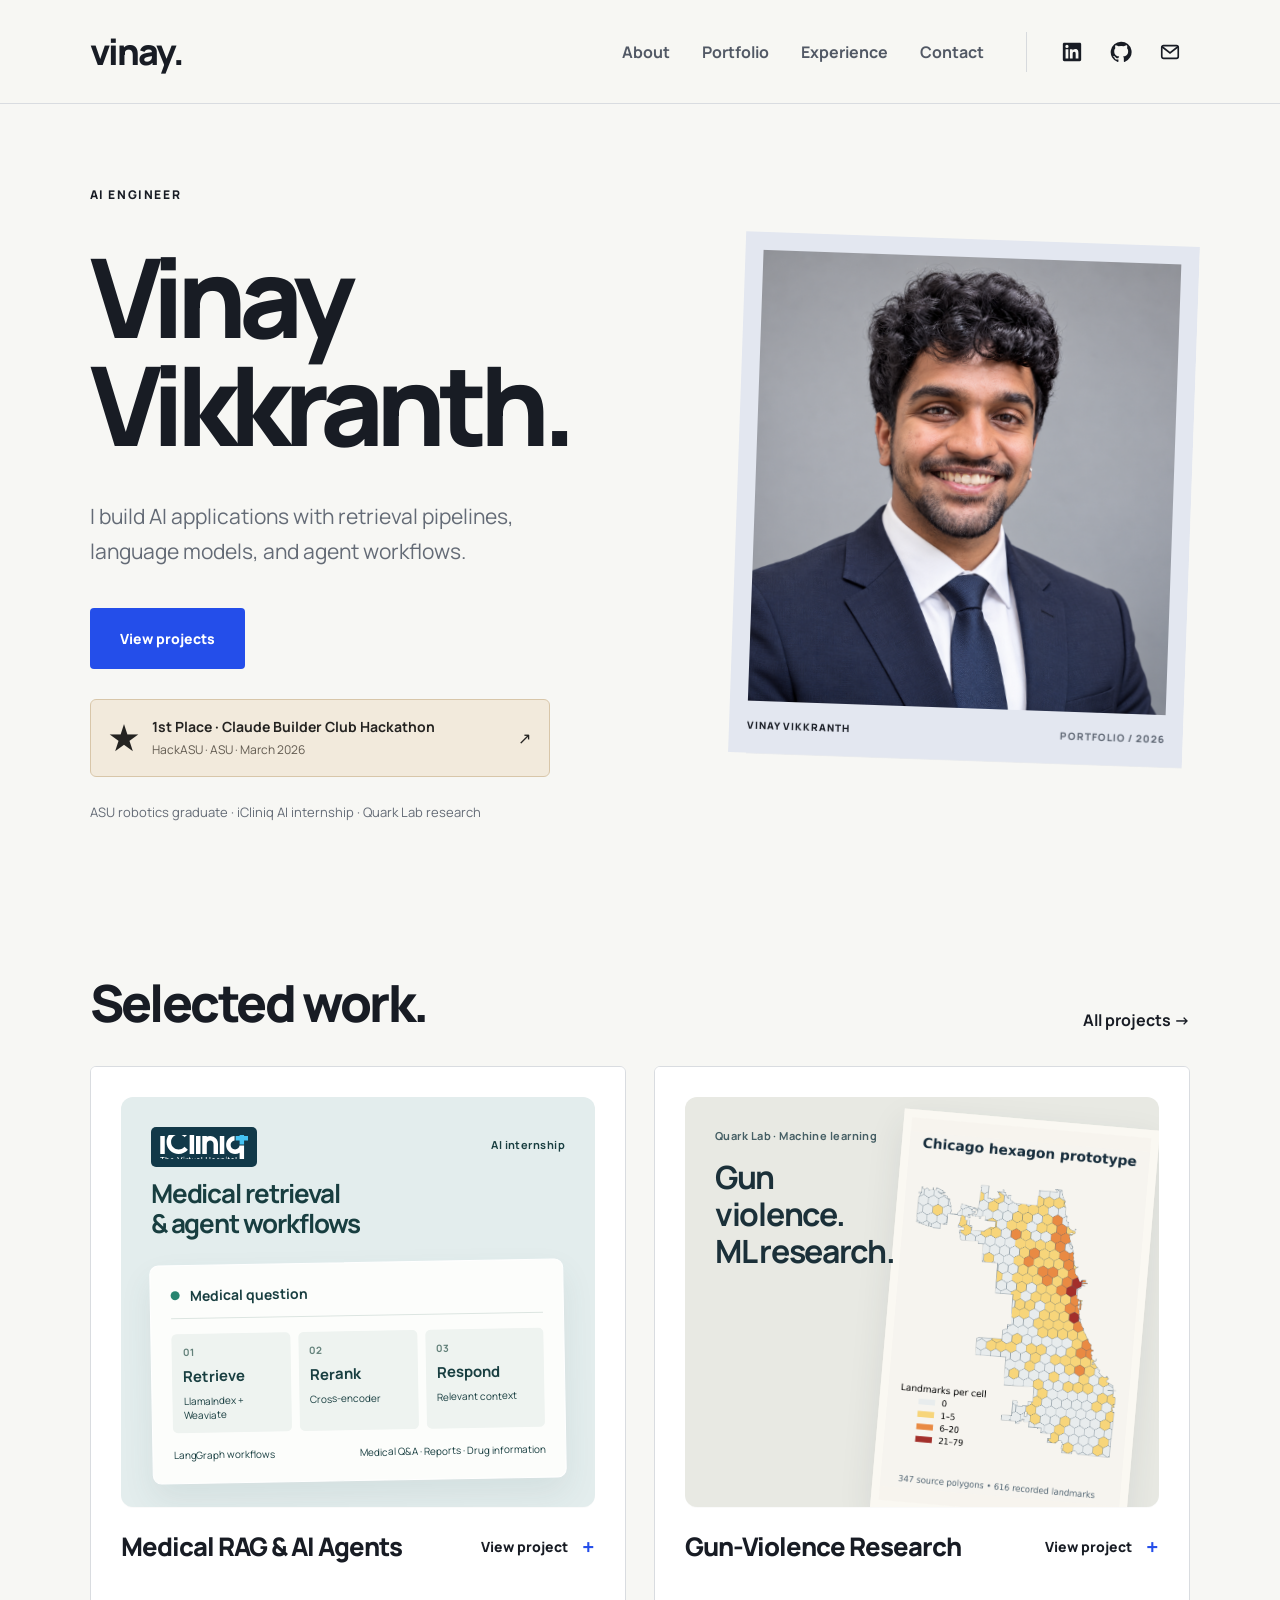
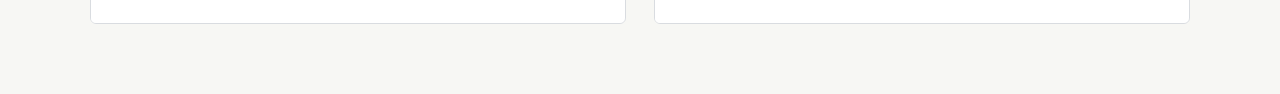
<file: index.html>
<!doctype html>
<html lang="en"><head><meta charset="UTF-8"><meta name="viewport" content="width=device-width, initial-scale=1"><meta name="description" content="Vinay Vikkranth — AI engineer. Explore medical RAG, AI agent workflows, and applied machine-learning projects."><meta name="theme-color" content="#f2f0e9"><title>AI engineering — Vinay Vikkranth</title><link rel="icon" href="assets/favicon.svg" type="image/svg+xml"><link rel="stylesheet" href="style.css"><script src="app.js" defer></script></head>
<body class="page-index"><div class="arrival" aria-hidden="true"><span class="arrival-word">Vinay.</span><span class="arrival-label">VINAY VIKKRANTH / PORTFOLIO</span></div><a class="skip" href="#main">Skip to content</a><header class="site-header"><a class="wordmark" href="index.html" aria-label="Vinay home">vinay.</a><nav aria-label="Main navigation"><a href="about.html">About</a><a href="portfolio.html">Portfolio</a><a href="experience.html">Experience</a><a href="contact.html">Contact</a></nav><div class="social-nav"><a href="https://www.linkedin.com/in/vinay-vikkranth/" aria-label="LinkedIn profile" title="LinkedIn" target="_blank" rel="noopener noreferrer"><svg viewBox="0 0 24 24" aria-hidden="true"><path fill="currentColor" d="M20.45 2H3.55C2.69 2 2 2.68 2 3.52v16.96c0 .84.69 1.52 1.55 1.52h16.9c.86 0 1.55-.68 1.55-1.52V3.52c0-.84-.69-1.52-1.55-1.52ZM8 19H5V9h3v10ZM6.5 7.7a1.75 1.75 0 1 1 0-3.5 1.75 1.75 0 0 1 0 3.5ZM19 19h-3v-5c0-1.3-.3-2.2-1.5-2.2-1.3 0-1.8 1-1.8 2.2v5h-3V9h2.9v1.4c.4-.8 1.4-1.7 2.9-1.7 3 0 3.5 1.9 3.5 4.3v6Z"/></svg></a><a href="https://github.com/Vinay-Vikkranth" aria-label="GitHub profile" title="GitHub" target="_blank" rel="noopener noreferrer"><svg viewBox="0 0 24 24" aria-hidden="true"><path fill="currentColor" d="M12 .8a11.3 11.3 0 0 0-3.6 22c.6.1.8-.2.8-.5v-2.2c-3.3.7-4-1.4-4-1.4-.5-1.3-1.3-1.6-1.3-1.6-1.1-.8.1-.8.1-.8 1.2.1 1.8 1.2 1.8 1.2 1.1 1.8 2.8 1.3 3.5 1 .1-.8.4-1.3.8-1.6-2.7-.3-5.5-1.3-5.5-6a4.7 4.7 0 0 1 1.2-3.1c-.1-.3-.5-1.6.1-3.2 0 0 1-.3 3.3 1.2a11.4 11.4 0 0 1 6 0c2.3-1.5 3.3-1.2 3.3-1.2.6 1.6.2 2.9.1 3.2a4.7 4.7 0 0 1 1.2 3.1c0 4.7-2.8 5.7-5.5 6 .4.4.8 1.1.8 2.2v3.2c0 .3.2.6.8.5A11.3 11.3 0 0 0 12 .8Z"/></svg></a><a href="contact.html#email" aria-label="Email Vinay" title="Email Vinay"><svg viewBox="0 0 24 24" fill="none" stroke="currentColor" stroke-width="1.8" aria-hidden="true"><rect x="3" y="5" width="18" height="14" rx="2"/><path d="m3 6 9 7 9-7"/></svg></a></div></header><main id="main" tabindex="-1"><section id="home" class="profile-hero"><div class="profile-copy"><p class="eyebrow">AI ENGINEER</p><h1><span class="name-line">Vinay</span><span class="name-line">Vikkranth.</span></h1><p class="profile-description">I build AI applications with retrieval pipelines, language models, and agent workflows.</p><div class="profile-links"><a href="portfolio.html" class="primary-action">View projects</a></div><a class="award-highlight" href="about.html#hackasu-award"><span class="award-place" aria-hidden="true">★</span><span><strong>1st Place · Claude Builder Club Hackathon</strong><small>HackASU · ASU · March 2026</small></span><span aria-hidden="true">↗</span></a><span class="profile-location">ASU robotics graduate · iCliniq AI internship · Quark Lab research</span></div><figure class="profile-photo"><img src="assets/portrait.png" alt="Professional headshot of Vinay Vikkranth in a navy suit" fetchpriority="high"><figcaption>VINAY VIKKRANTH <span>PORTFOLIO / 2026</span></figcaption></figure></section><section class="section home-preview"><div class="section-title"><h2>Selected work.</h2><a class="text-link" href="portfolio.html">All projects →</a></div><div class="project-grid"><a class="project" href="portfolio.html?project=medical"><div class="project-cover evidence-cover medical-art"><div class="cover-heading"><img class="icliniq-logo" src="assets/logos/icliniq.svg" alt="iCliniq"><span>AI internship</span><strong>Medical retrieval<br>&amp; agent workflows</strong></div><div class="rag-board"><div class="rag-question"><span class="status-dot"></span> Medical question</div><div class="rag-steps"><div><b>01</b><strong>Retrieve</strong><span>LlamaIndex + Weaviate</span></div><div><b>02</b><strong>Rerank</strong><span>Cross-encoder</span></div><div><b>03</b><strong>Respond</strong><span>Relevant context</span></div></div><div class="rag-output"><span>LangGraph workflows</span><span>Medical Q&amp;A · Reports · Drug information</span></div></div></div><div class="project-info"><h3>Medical RAG &amp; AI Agents</h3><span class="open-project">View project <b>+</b></span></div></a><a class="project" href="portfolio.html?project=cities"><div class="project-cover evidence-cover gun-art"><div class="cover-heading"><span>Quark Lab · Machine learning</span><strong>Gun violence.<br>ML research.</strong></div><div class="hexagon-sheet"><img src="assets/gun-hexagon-map.png" alt="Chicago hexagon prototype showing landmarks per cell" loading="lazy"></div></div><div class="project-info"><h3>Gun-Violence Research</h3><span class="open-project">View project <b>+</b></span></div></a></div></section></main><dialog id="photo-dialog" aria-labelledby="photo-caption"><button class="close-photo" aria-label="Close photo">Close ×</button><figure><img alt=""><figcaption id="photo-caption"></figcaption></figure></dialog><dialog id="project-dialog" aria-labelledby="dialog-title"><button class="close-dialog" aria-label="Close project details">Close <span>×</span></button><div id="dialog-content"></div></dialog></body></html>
</file>
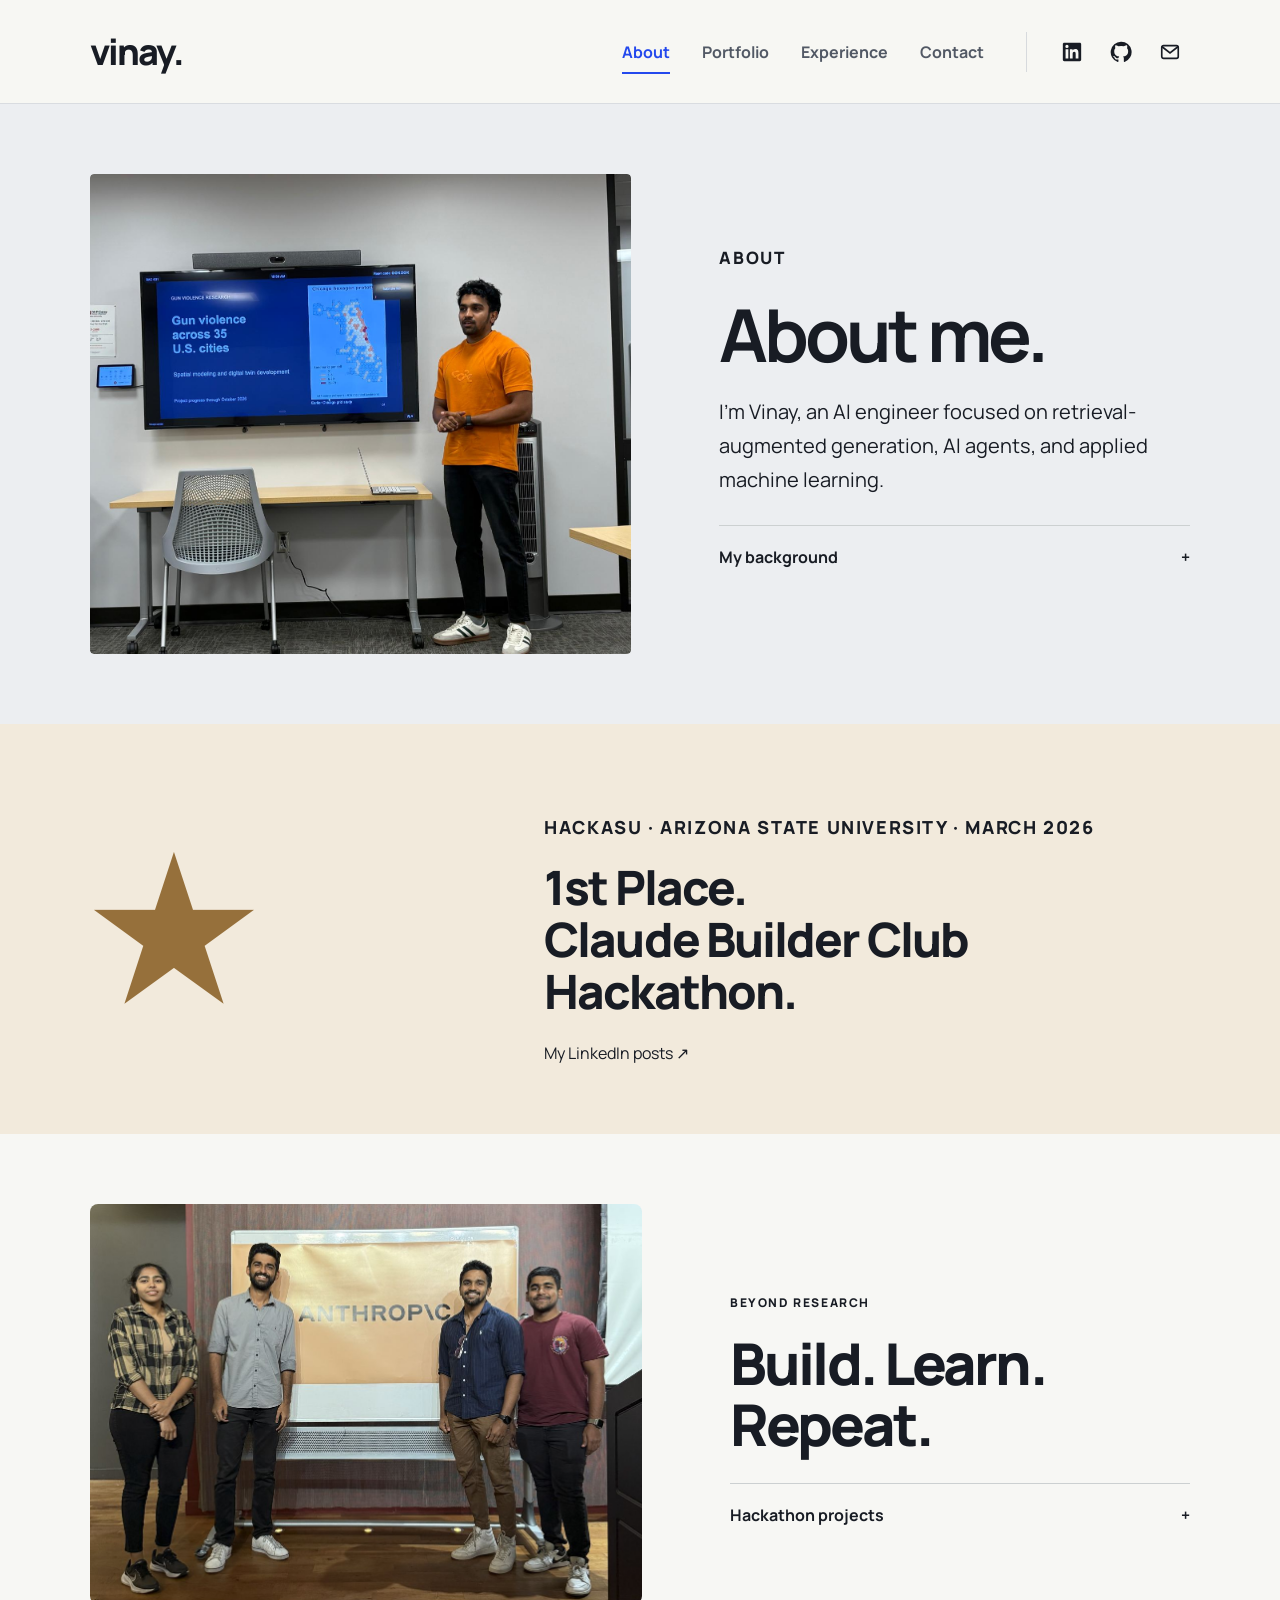
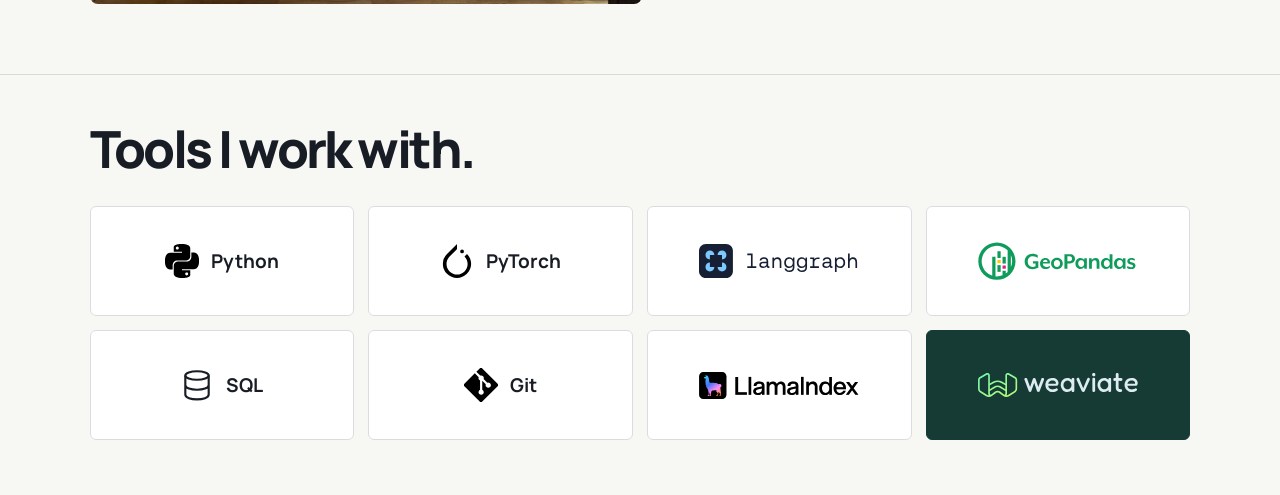
<file: about.html>
<!doctype html>
<html lang="en"><head><meta charset="UTF-8"><meta name="viewport" content="width=device-width, initial-scale=1"><meta name="description" content="Vinay Vikkranth — AI engineer. Explore medical RAG, AI agent workflows, and applied machine-learning projects."><meta name="theme-color" content="#f2f0e9"><title>About — Vinay Vikkranth</title><link rel="icon" href="assets/favicon.svg" type="image/svg+xml"><link rel="stylesheet" href="style.css"><script src="app.js" defer></script></head>
<body class="page-about"><a class="skip" href="#main">Skip to content</a><header class="site-header"><a class="wordmark" href="index.html" aria-label="Vinay home">vinay.</a><nav aria-label="Main navigation"><a href="about.html" aria-current="page">About</a><a href="portfolio.html">Portfolio</a><a href="experience.html">Experience</a><a href="contact.html">Contact</a></nav><div class="social-nav"><a href="https://www.linkedin.com/in/vinay-vikkranth/" aria-label="LinkedIn profile" title="LinkedIn" target="_blank" rel="noopener noreferrer"><svg viewBox="0 0 24 24" aria-hidden="true"><path fill="currentColor" d="M20.45 2H3.55C2.69 2 2 2.68 2 3.52v16.96c0 .84.69 1.52 1.55 1.52h16.9c.86 0 1.55-.68 1.55-1.52V3.52c0-.84-.69-1.52-1.55-1.52ZM8 19H5V9h3v10ZM6.5 7.7a1.75 1.75 0 1 1 0-3.5 1.75 1.75 0 0 1 0 3.5ZM19 19h-3v-5c0-1.3-.3-2.2-1.5-2.2-1.3 0-1.8 1-1.8 2.2v5h-3V9h2.9v1.4c.4-.8 1.4-1.7 2.9-1.7 3 0 3.5 1.9 3.5 4.3v6Z"/></svg></a><a href="https://github.com/Vinay-Vikkranth" aria-label="GitHub profile" title="GitHub" target="_blank" rel="noopener noreferrer"><svg viewBox="0 0 24 24" aria-hidden="true"><path fill="currentColor" d="M12 .8a11.3 11.3 0 0 0-3.6 22c.6.1.8-.2.8-.5v-2.2c-3.3.7-4-1.4-4-1.4-.5-1.3-1.3-1.6-1.3-1.6-1.1-.8.1-.8.1-.8 1.2.1 1.8 1.2 1.8 1.2 1.1 1.8 2.8 1.3 3.5 1 .1-.8.4-1.3.8-1.6-2.7-.3-5.5-1.3-5.5-6a4.7 4.7 0 0 1 1.2-3.1c-.1-.3-.5-1.6.1-3.2 0 0 1-.3 3.3 1.2a11.4 11.4 0 0 1 6 0c2.3-1.5 3.3-1.2 3.3-1.2.6 1.6.2 2.9.1 3.2a4.7 4.7 0 0 1 1.2 3.1c0 4.7-2.8 5.7-5.5 6 .4.4.8 1.1.8 2.2v3.2c0 .3.2.6.8.5A11.3 11.3 0 0 0 12 .8Z"/></svg></a><a href="contact.html#email" aria-label="Email Vinay" title="Email Vinay"><svg viewBox="0 0 24 24" fill="none" stroke="currentColor" stroke-width="1.8" aria-hidden="true"><rect x="3" y="5" width="18" height="14" rx="2"/><path d="m3 6 9 7 9-7"/></svg></a></div></header><main id="main" tabindex="-1"><section id="about" class="section about editorial-about"><button class="photo-open about-scene" data-photo="assets/linkedin-post-1.jpg" data-caption="Presenting gun-violence research at Quark Lab" aria-label="Enlarge: Presenting gun-violence research at Quark Lab"><img src="assets/linkedin-post-1.jpg" alt="Presenting gun-violence research at Quark Lab" loading="lazy"></button><div class="about-story"><p class="eyebrow">ABOUT</p><h1>About me.</h1><p>I’m Vinay, an AI engineer focused on retrieval-augmented generation, AI agents, and applied machine learning.</p><details><summary>My background <span>+</span></summary><p>At iCliniq, I built medical retrieval pipelines and contributed LangGraph agent workflows. At ASU’s Quark Lab, I work with machine-learning models, feature engineering, and language-model pipelines for research.</p><button class="photo-open " data-photo="assets/linkedin-post-2.jpg" data-caption="Questions and discussion with the lab" aria-label="Enlarge: Questions and discussion with the lab"><img src="assets/linkedin-post-2.jpg" alt="Questions and discussion with the lab" loading="lazy"></button></details></div></section><section id="hackasu-award" class="section award-section"><div class="award-number" aria-hidden="true">★</div><div><p class="eyebrow">HACKASU · ARIZONA STATE UNIVERSITY · MARCH 2026</p><h2>1st Place.<br>Claude Builder Club Hackathon.</h2><a class="text-link" href="https://www.linkedin.com/in/vinay-vikkranth/recent-activity/all/" target="_blank" rel="noopener noreferrer">My LinkedIn posts ↗</a></div></section><section class="section build-story"><button class="photo-open hackathon-scene" data-photo="assets/linkedin-post-7.jpg" data-caption="ETHERFi Explorer · hackathon team" aria-label="Enlarge: ETHERFi Explorer · hackathon team"><img src="assets/linkedin-post-7.jpg" alt="ETHERFi Explorer · hackathon team" loading="lazy"></button><div><p class="eyebrow">BEYOND RESEARCH</p><h2>Build. Learn.<br>Repeat.</h2><details><summary>Hackathon projects <span>+</span></summary><p>ETHERFi Explorer and GrowForGood: opportunities to build with a team and explore new ideas.</p><button class="photo-open " data-photo="assets/linkedin-post-4.jpg" data-caption="GrowForGood · hackathon interface" aria-label="Enlarge: GrowForGood · hackathon interface"><img src="assets/linkedin-post-4.jpg" alt="GrowForGood · hackathon interface" loading="lazy"></button></details></div></section><section class="toolbox section"><div class="section-title"><h2>Tools I work with.</h2></div><div class="tool-grid"><div class="tool-item "><div class="tool-brand"><img src="assets/logos/python.svg" alt="" loading="lazy"><strong>Python</strong></div></div><div class="tool-item "><div class="tool-brand"><img src="assets/logos/pytorch.svg" alt="" loading="lazy"><strong>PyTorch</strong></div></div><div class="tool-item brand-lockup"><div class="tool-brand"><img src="assets/logos/langgraph-official.svg" alt="LangGraph" loading="lazy"></div></div><div class="tool-item brand-lockup"><div class="tool-brand"><img src="assets/logos/geopandas-official.svg" alt="GeoPandas" loading="lazy"></div></div><div class="tool-item "><div class="tool-brand"><img src="assets/logos/sql.svg" alt="" loading="lazy"><strong>SQL</strong></div></div><div class="tool-item "><div class="tool-brand"><img src="assets/logos/git.svg" alt="" loading="lazy"><strong>Git</strong></div></div><div class="tool-item brand-lockup"><div class="tool-brand"><img src="assets/logos/llamaindex.svg" alt="LlamaIndex" loading="lazy"></div></div><div class="tool-item brand-lockup"><div class="tool-brand"><img src="assets/logos/weaviate.svg" alt="Weaviate" loading="lazy"></div></div></div></section></main><dialog id="photo-dialog" aria-labelledby="photo-caption"><button class="close-photo" aria-label="Close photo">Close ×</button><figure><img alt=""><figcaption id="photo-caption"></figcaption></figure></dialog><dialog id="project-dialog" aria-labelledby="dialog-title"><button class="close-dialog" aria-label="Close project details">Close <span>×</span></button><div id="dialog-content"></div></dialog></body></html>
</file>
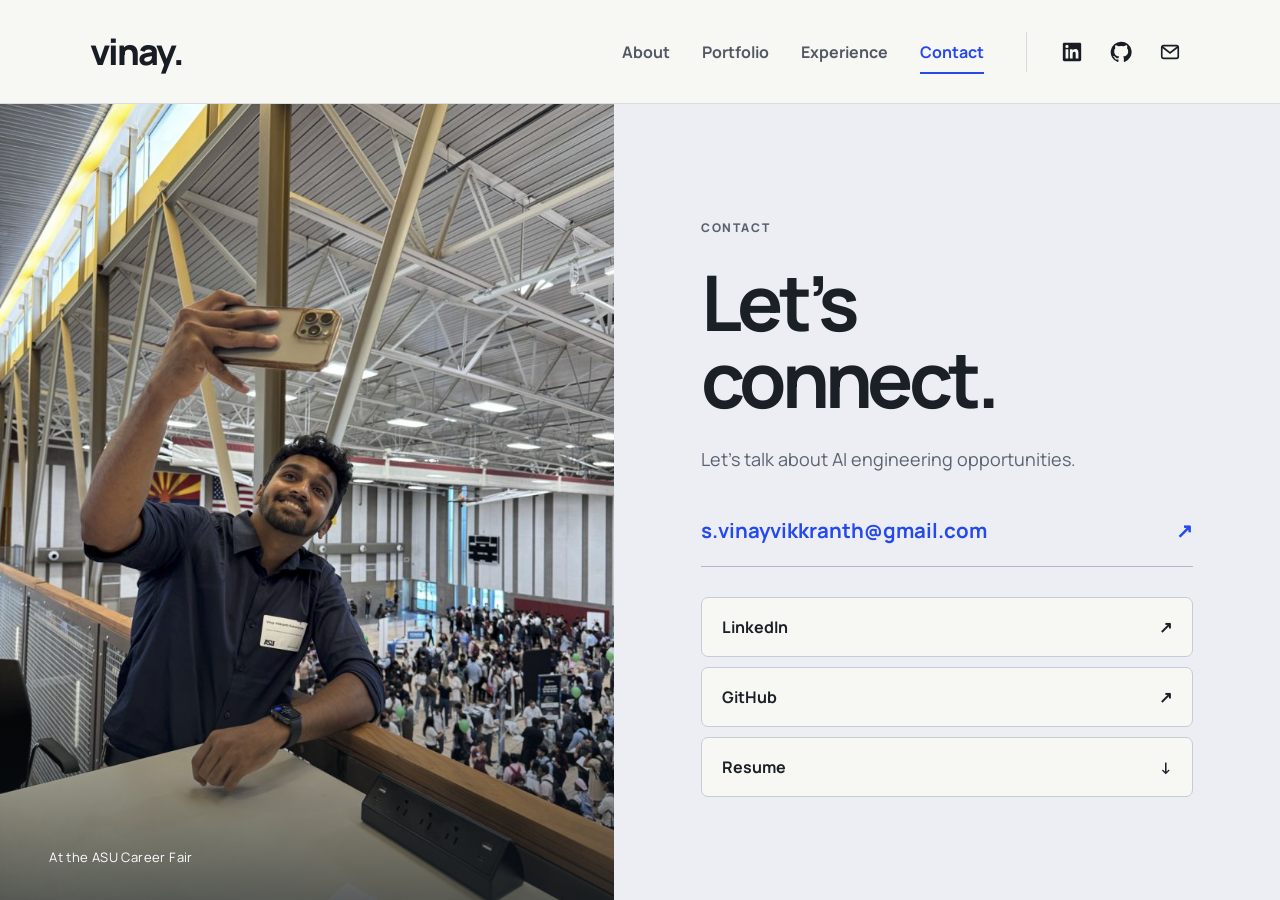
<file: contact.html>
<!doctype html>
<html lang="en"><head><meta charset="UTF-8"><meta name="viewport" content="width=device-width, initial-scale=1"><meta name="description" content="Vinay Vikkranth — AI engineer. Explore medical RAG, AI agent workflows, and applied machine-learning projects."><meta name="theme-color" content="#f2f0e9"><title>Contact — Vinay Vikkranth</title><link rel="icon" href="assets/favicon.svg" type="image/svg+xml"><link rel="stylesheet" href="style.css"><script src="app.js" defer></script></head>
<body class="page-contact"><a class="skip" href="#main">Skip to content</a><header class="site-header"><a class="wordmark" href="index.html" aria-label="Vinay home">vinay.</a><nav aria-label="Main navigation"><a href="about.html">About</a><a href="portfolio.html">Portfolio</a><a href="experience.html">Experience</a><a href="contact.html" aria-current="page">Contact</a></nav><div class="social-nav"><a href="https://www.linkedin.com/in/vinay-vikkranth/" aria-label="LinkedIn profile" title="LinkedIn" target="_blank" rel="noopener noreferrer"><svg viewBox="0 0 24 24" aria-hidden="true"><path fill="currentColor" d="M20.45 2H3.55C2.69 2 2 2.68 2 3.52v16.96c0 .84.69 1.52 1.55 1.52h16.9c.86 0 1.55-.68 1.55-1.52V3.52c0-.84-.69-1.52-1.55-1.52ZM8 19H5V9h3v10ZM6.5 7.7a1.75 1.75 0 1 1 0-3.5 1.75 1.75 0 0 1 0 3.5ZM19 19h-3v-5c0-1.3-.3-2.2-1.5-2.2-1.3 0-1.8 1-1.8 2.2v5h-3V9h2.9v1.4c.4-.8 1.4-1.7 2.9-1.7 3 0 3.5 1.9 3.5 4.3v6Z"/></svg></a><a href="https://github.com/Vinay-Vikkranth" aria-label="GitHub profile" title="GitHub" target="_blank" rel="noopener noreferrer"><svg viewBox="0 0 24 24" aria-hidden="true"><path fill="currentColor" d="M12 .8a11.3 11.3 0 0 0-3.6 22c.6.1.8-.2.8-.5v-2.2c-3.3.7-4-1.4-4-1.4-.5-1.3-1.3-1.6-1.3-1.6-1.1-.8.1-.8.1-.8 1.2.1 1.8 1.2 1.8 1.2 1.1 1.8 2.8 1.3 3.5 1 .1-.8.4-1.3.8-1.6-2.7-.3-5.5-1.3-5.5-6a4.7 4.7 0 0 1 1.2-3.1c-.1-.3-.5-1.6.1-3.2 0 0 1-.3 3.3 1.2a11.4 11.4 0 0 1 6 0c2.3-1.5 3.3-1.2 3.3-1.2.6 1.6.2 2.9.1 3.2a4.7 4.7 0 0 1 1.2 3.1c0 4.7-2.8 5.7-5.5 6 .4.4.8 1.1.8 2.2v3.2c0 .3.2.6.8.5A11.3 11.3 0 0 0 12 .8Z"/></svg></a><a href="contact.html#email" aria-label="Email Vinay" title="Email Vinay"><svg viewBox="0 0 24 24" fill="none" stroke="currentColor" stroke-width="1.8" aria-hidden="true"><rect x="3" y="5" width="18" height="14" rx="2"/><path d="m3 6 9 7 9-7"/></svg></a></div></header><main id="main" tabindex="-1"><section id="contact" class="contact-page contact-editorial"><div class="contact-photo-panel"><img src="assets/linkedin-post-8.jpg" alt="Vinay at the ASU Career Fair overlooking the event floor"><span>At the ASU Career Fair</span></div><div class="contact-content"><p class="eyebrow">CONTACT</p><h1>Let’s<br> connect.</h1><p class="contact-copy">Let’s talk about AI engineering opportunities.</p><a class="email-address" id="email" href="https://mail.google.com/mail/?view=cm&amp;fs=1&amp;to=s.vinayvikkranth%40gmail.com" target="_blank" rel="noopener noreferrer" aria-label="Email Vinay in Gmail">s.vinayvikkranth@gmail.com <span aria-hidden="true">↗</span></a><div class="contact-actions"><a href="https://www.linkedin.com/in/vinay-vikkranth/" target="_blank" rel="noopener noreferrer"><span>LinkedIn</span><span aria-hidden="true">↗</span></a><a href="https://github.com/Vinay-Vikkranth" target="_blank" rel="noopener noreferrer"><span>GitHub</span><span aria-hidden="true">↗</span></a><a href="assets/Vinay-Vikkranth-Resume.docx" download><span>Resume</span><span aria-hidden="true">↓</span></a></div></div></section></main><dialog id="photo-dialog" aria-labelledby="photo-caption"><button class="close-photo" aria-label="Close photo">Close ×</button><figure><img alt=""><figcaption id="photo-caption"></figcaption></figure></dialog><dialog id="project-dialog" aria-labelledby="dialog-title"><button class="close-dialog" aria-label="Close project details">Close <span>×</span></button><div id="dialog-content"></div></dialog></body></html>
</file>
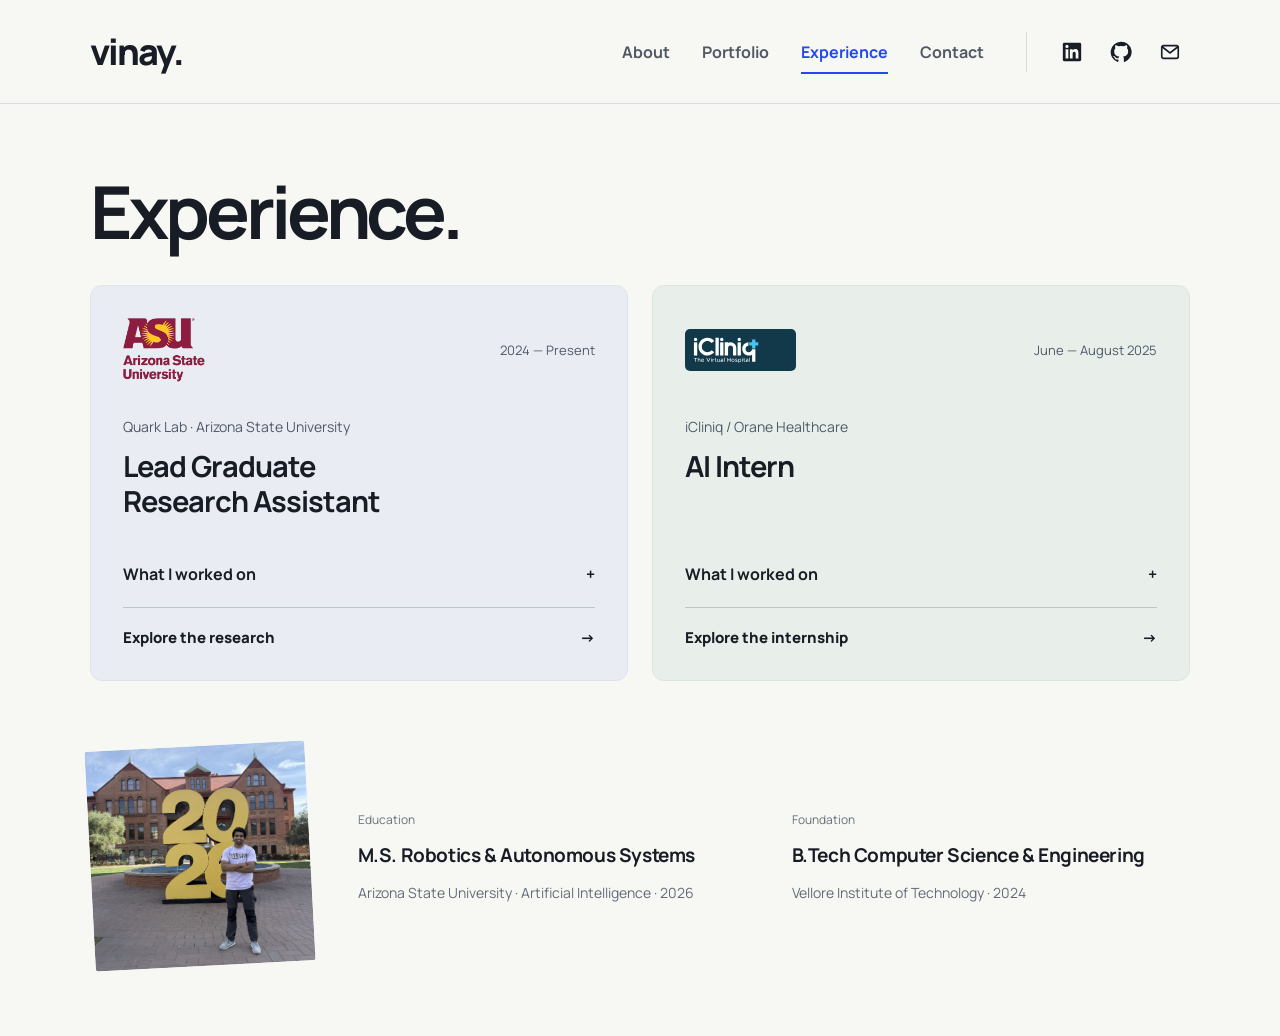
<file: experience.html>
<!doctype html>
<html lang="en"><head><meta charset="UTF-8"><meta name="viewport" content="width=device-width, initial-scale=1"><meta name="description" content="Vinay Vikkranth — AI engineer. Explore medical RAG, AI agent workflows, and applied machine-learning projects."><meta name="theme-color" content="#f2f0e9"><title>Experience — Vinay Vikkranth</title><link rel="icon" href="assets/favicon.svg" type="image/svg+xml"><link rel="stylesheet" href="style.css"><script src="app.js" defer></script></head>
<body class="page-experience"><a class="skip" href="#main">Skip to content</a><header class="site-header"><a class="wordmark" href="index.html" aria-label="Vinay home">vinay.</a><nav aria-label="Main navigation"><a href="about.html">About</a><a href="portfolio.html">Portfolio</a><a href="experience.html" aria-current="page">Experience</a><a href="contact.html">Contact</a></nav><div class="social-nav"><a href="https://www.linkedin.com/in/vinay-vikkranth/" aria-label="LinkedIn profile" title="LinkedIn" target="_blank" rel="noopener noreferrer"><svg viewBox="0 0 24 24" aria-hidden="true"><path fill="currentColor" d="M20.45 2H3.55C2.69 2 2 2.68 2 3.52v16.96c0 .84.69 1.52 1.55 1.52h16.9c.86 0 1.55-.68 1.55-1.52V3.52c0-.84-.69-1.52-1.55-1.52ZM8 19H5V9h3v10ZM6.5 7.7a1.75 1.75 0 1 1 0-3.5 1.75 1.75 0 0 1 0 3.5ZM19 19h-3v-5c0-1.3-.3-2.2-1.5-2.2-1.3 0-1.8 1-1.8 2.2v5h-3V9h2.9v1.4c.4-.8 1.4-1.7 2.9-1.7 3 0 3.5 1.9 3.5 4.3v6Z"/></svg></a><a href="https://github.com/Vinay-Vikkranth" aria-label="GitHub profile" title="GitHub" target="_blank" rel="noopener noreferrer"><svg viewBox="0 0 24 24" aria-hidden="true"><path fill="currentColor" d="M12 .8a11.3 11.3 0 0 0-3.6 22c.6.1.8-.2.8-.5v-2.2c-3.3.7-4-1.4-4-1.4-.5-1.3-1.3-1.6-1.3-1.6-1.1-.8.1-.8.1-.8 1.2.1 1.8 1.2 1.8 1.2 1.1 1.8 2.8 1.3 3.5 1 .1-.8.4-1.3.8-1.6-2.7-.3-5.5-1.3-5.5-6a4.7 4.7 0 0 1 1.2-3.1c-.1-.3-.5-1.6.1-3.2 0 0 1-.3 3.3 1.2a11.4 11.4 0 0 1 6 0c2.3-1.5 3.3-1.2 3.3-1.2.6 1.6.2 2.9.1 3.2a4.7 4.7 0 0 1 1.2 3.1c0 4.7-2.8 5.7-5.5 6 .4.4.8 1.1.8 2.2v3.2c0 .3.2.6.8.5A11.3 11.3 0 0 0 12 .8Z"/></svg></a><a href="contact.html#email" aria-label="Email Vinay" title="Email Vinay"><svg viewBox="0 0 24 24" fill="none" stroke="currentColor" stroke-width="1.8" aria-hidden="true"><rect x="3" y="5" width="18" height="14" rx="2"/><path d="m3 6 9 7 9-7"/></svg></a></div></header><main id="main" tabindex="-1"><section id="experience" class="experience section"><div class="section-title"><h1>Experience.</h1></div><div class="career-grid"><article class="career-card research-role"><div class="career-top"><img class="asu-logo" src="assets/logos/asu.png" alt="Arizona State University"><span class="career-date">2024 — Present</span></div><p class="career-org">Quark Lab · Arizona State University</p><h3>Lead Graduate<br>Research Assistant</h3><details class="role-details"><summary>What I worked on <span>+</span></summary><p>Machine-learning research spanning data preparation, feature engineering, model analysis, and LLM-based text processing.</p></details><a href="portfolio.html">Explore the research <span>→</span></a></article><article class="career-card internship-role"><div class="career-top"><img class="icliniq-logo" src="assets/logos/icliniq.svg" alt="iCliniq"><span class="career-date">June — August 2025</span></div><p class="career-org">iCliniq / Orane Healthcare</p><h3>AI Intern</h3><details class="role-details"><summary>What I worked on <span>+</span></summary><p>Medical retrieval, cross-encoder reranking, and shared agent workflows for healthcare information applications.</p></details><button class="career-project" data-open-project="medical">Explore the internship <span>→</span></button></article></div><div class="education-story"><button class="photo-open campus-photo" data-photo="assets/linkedin-post-3.jpg" data-caption="At Arizona State University" aria-label="Enlarge: At Arizona State University"><img src="assets/linkedin-post-3.jpg" alt="At Arizona State University" loading="lazy"></button><div class="education-row"><div><span class="education-label">Education</span><h3>M.S. Robotics &amp; Autonomous Systems</h3><p>Arizona State University · Artificial Intelligence · 2026</p></div><div><span class="education-label">Foundation</span><h3>B.Tech Computer Science &amp; Engineering</h3><p>Vellore Institute of Technology · 2024</p></div></div></div></section></main><dialog id="photo-dialog" aria-labelledby="photo-caption"><button class="close-photo" aria-label="Close photo">Close ×</button><figure><img alt=""><figcaption id="photo-caption"></figcaption></figure></dialog><dialog id="project-dialog" aria-labelledby="dialog-title"><button class="close-dialog" aria-label="Close project details">Close <span>×</span></button><div id="dialog-content"></div></dialog></body></html>
</file>
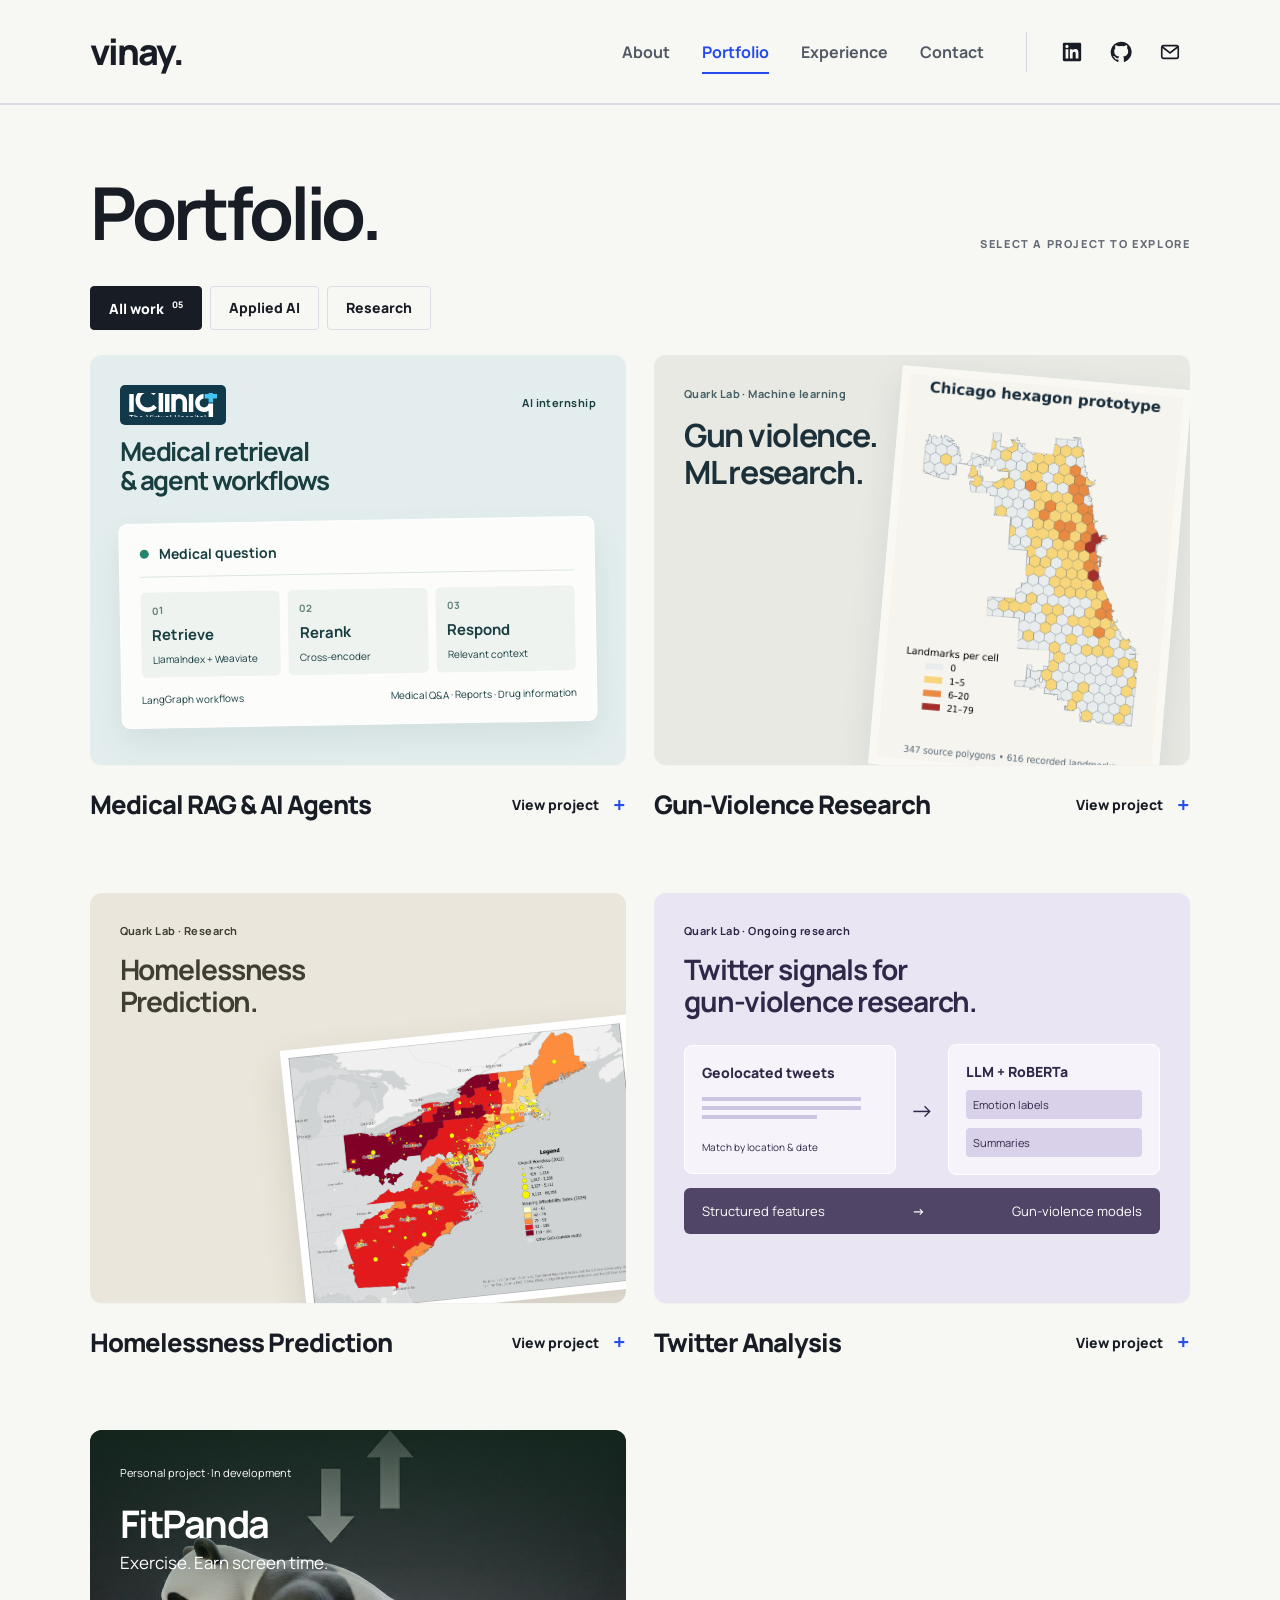
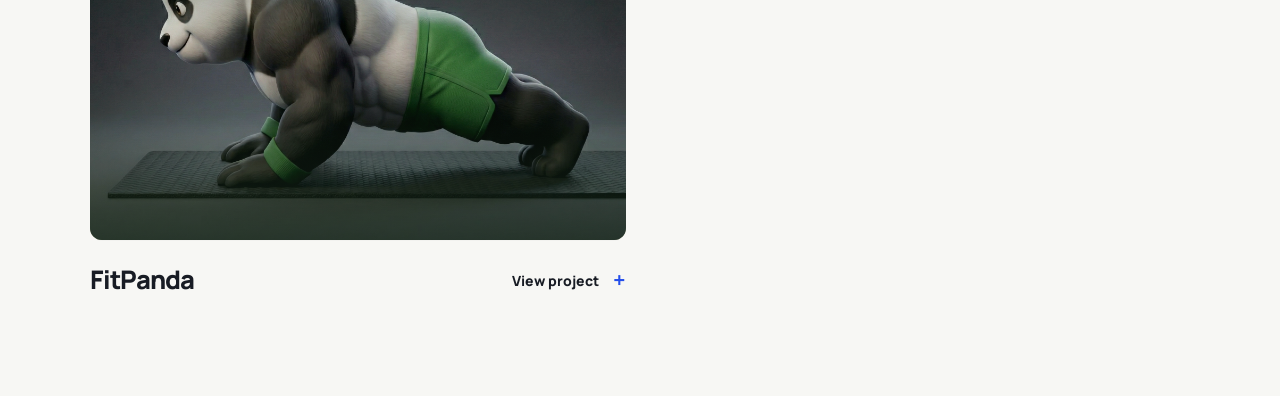
<file: portfolio.html>
<!doctype html>
<html lang="en"><head><meta charset="UTF-8"><meta name="viewport" content="width=device-width, initial-scale=1"><meta name="description" content="Vinay Vikkranth — AI engineer. Explore medical RAG, AI agent workflows, and applied machine-learning projects."><meta name="theme-color" content="#f2f0e9"><title>Portfolio — Vinay Vikkranth</title><link rel="icon" href="assets/favicon.svg" type="image/svg+xml"><link rel="stylesheet" href="style.css"><script src="app.js" defer></script></head>
<body class="page-portfolio"><a class="skip" href="#main">Skip to content</a><header class="site-header"><a class="wordmark" href="index.html" aria-label="Vinay home">vinay.</a><nav aria-label="Main navigation"><a href="about.html">About</a><a href="portfolio.html" aria-current="page">Portfolio</a><a href="experience.html">Experience</a><a href="contact.html">Contact</a></nav><div class="social-nav"><a href="https://www.linkedin.com/in/vinay-vikkranth/" aria-label="LinkedIn profile" title="LinkedIn" target="_blank" rel="noopener noreferrer"><svg viewBox="0 0 24 24" aria-hidden="true"><path fill="currentColor" d="M20.45 2H3.55C2.69 2 2 2.68 2 3.52v16.96c0 .84.69 1.52 1.55 1.52h16.9c.86 0 1.55-.68 1.55-1.52V3.52c0-.84-.69-1.52-1.55-1.52ZM8 19H5V9h3v10ZM6.5 7.7a1.75 1.75 0 1 1 0-3.5 1.75 1.75 0 0 1 0 3.5ZM19 19h-3v-5c0-1.3-.3-2.2-1.5-2.2-1.3 0-1.8 1-1.8 2.2v5h-3V9h2.9v1.4c.4-.8 1.4-1.7 2.9-1.7 3 0 3.5 1.9 3.5 4.3v6Z"/></svg></a><a href="https://github.com/Vinay-Vikkranth" aria-label="GitHub profile" title="GitHub" target="_blank" rel="noopener noreferrer"><svg viewBox="0 0 24 24" aria-hidden="true"><path fill="currentColor" d="M12 .8a11.3 11.3 0 0 0-3.6 22c.6.1.8-.2.8-.5v-2.2c-3.3.7-4-1.4-4-1.4-.5-1.3-1.3-1.6-1.3-1.6-1.1-.8.1-.8.1-.8 1.2.1 1.8 1.2 1.8 1.2 1.1 1.8 2.8 1.3 3.5 1 .1-.8.4-1.3.8-1.6-2.7-.3-5.5-1.3-5.5-6a4.7 4.7 0 0 1 1.2-3.1c-.1-.3-.5-1.6.1-3.2 0 0 1-.3 3.3 1.2a11.4 11.4 0 0 1 6 0c2.3-1.5 3.3-1.2 3.3-1.2.6 1.6.2 2.9.1 3.2a4.7 4.7 0 0 1 1.2 3.1c0 4.7-2.8 5.7-5.5 6 .4.4.8 1.1.8 2.2v3.2c0 .3.2.6.8.5A11.3 11.3 0 0 0 12 .8Z"/></svg></a><a href="contact.html#email" aria-label="Email Vinay" title="Email Vinay"><svg viewBox="0 0 24 24" fill="none" stroke="currentColor" stroke-width="1.8" aria-hidden="true"><rect x="3" y="5" width="18" height="14" rx="2"/><path d="m3 6 9 7 9-7"/></svg></a></div></header><main id="main" tabindex="-1"><section id="work" class="section work"><div class="section-title"><h1>Portfolio.</h1><span class="eyebrow">SELECT A PROJECT TO EXPLORE</span></div><div class="filters" role="group" aria-label="Filter projects"><button class="active" data-filter="all" aria-pressed="true">All work <sup>05</sup></button><button data-filter="ai" aria-pressed="false">Applied AI</button><button data-filter="research" aria-pressed="false">Research</button></div><div class="project-grid">
<button class="project" data-category="ai" data-project="medical"><div class="project-cover evidence-cover medical-art"><div class="cover-heading"><img class="icliniq-logo" src="assets/logos/icliniq.svg" alt="iCliniq"><span>AI internship</span><strong>Medical retrieval<br>&amp; agent workflows</strong></div><div class="rag-board"><div class="rag-question"><span class="status-dot"></span> Medical question</div><div class="rag-steps"><div><b>01</b><strong>Retrieve</strong><span>LlamaIndex + Weaviate</span></div><div><b>02</b><strong>Rerank</strong><span>Cross-encoder</span></div><div><b>03</b><strong>Respond</strong><span>Relevant context</span></div></div><div class="rag-output"><span>LangGraph workflows</span><span>Medical Q&amp;A · Reports · Drug information</span></div></div></div><div class="project-info"><h3>Medical RAG &amp; AI Agents</h3><span class="open-project">View project <b>+</b></span></div></button>
<button class="project" data-category="research" data-project="cities"><div class="project-cover evidence-cover gun-art"><div class="cover-heading"><span>Quark Lab · Machine learning</span><strong>Gun violence.<br>ML research.</strong></div><div class="hexagon-sheet"><img src="assets/gun-hexagon-map.png" alt="Chicago hexagon prototype showing landmarks per cell" loading="lazy"></div></div><div class="project-info"><h3>Gun-Violence Research</h3><span class="open-project">View project <b>+</b></span></div></button>
<button class="project" data-category="research" data-project="housing"><div class="project-cover evidence-cover housing-art"><div class="cover-heading"><span>Quark Lab · Research</span><strong>Homelessness<br>Prediction.</strong></div><div class="map-sheet"><img src="assets/homelessness-map.png" alt="Project map of 2021 homelessness counts and 2024 housing affordability, with original legend" loading="lazy"></div></div><div class="project-info"><h3>Homelessness Prediction</h3><span class="open-project">View project <b>+</b></span></div></button>
<button class="project" data-category="ai research" data-project="twitter"><div class="project-cover evidence-cover twitter-art"><div class="cover-heading"><span>Quark Lab · Ongoing research</span><strong>Twitter signals for<br>gun-violence research.</strong></div><div class="tweet-pipeline"><div class="pipeline-source"><span>Geolocated tweets</span><div class="text-lines"><i></i><i></i><i></i></div><small>Match by location &amp; date</small></div><span class="flow-connector">→</span><div class="pipeline-model"><strong>LLM + RoBERTa</strong><span>Emotion labels</span><span>Summaries</span></div></div><div class="pipeline-result"><span>Structured features</span><b>→</b><span>Gun-violence models</span></div></div><div class="project-info"><h3>Twitter Analysis</h3><span class="open-project">View project <b>+</b></span></div></button>
<button class="project" data-category="ai" data-project="fitpanda"><div class="project-cover evidence-cover panda-art"><img src="assets/fitpanda-exercise.png" alt="Panda exercise illustration from the FitPanda project" loading="lazy"><div class="panda-label"><span>Personal project · In development</span><strong>FitPanda</strong><p>Exercise. Earn screen time.</p></div></div><div class="project-info"><h3>FitPanda</h3><span class="open-project">View project <b>+</b></span></div></button></div></section></main><dialog id="photo-dialog" aria-labelledby="photo-caption"><button class="close-photo" aria-label="Close photo">Close ×</button><figure><img alt=""><figcaption id="photo-caption"></figcaption></figure></dialog><dialog id="project-dialog" aria-labelledby="dialog-title"><button class="close-dialog" aria-label="Close project details">Close <span>×</span></button><div id="dialog-content"></div></dialog></body></html>
</file>
<file: style.css>
@import url('https://fonts.googleapis.com/css2?family=Manrope:wght@400;500;600;700;800&display=swap');
:root{--paper:#f7f7f4;--ink:#181c24;--muted:#646b76;--line:#d9dce0;--orange:#244eea}*{box-sizing:border-box}html{scroll-behavior:smooth;scroll-padding-top:35px}body{margin:0;background:var(--paper);color:var(--ink);font-family:Manrope,Arial,sans-serif}a{color:inherit;text-decoration:none}button{font:inherit;color:inherit;cursor:pointer}button,a,summary{-webkit-tap-highlight-color:transparent}a:focus-visible,button:focus-visible,summary:focus-visible{outline:3px solid #244eea;outline-offset:6px}header{display:flex;justify-content:space-between;align-items:center;padding:30px 7vw;border-bottom:1px solid var(--line)}.wordmark{font-weight:800;font-size:29px;letter-spacing:-1.8px}nav{display:flex;gap:32px;font-size:13px;font-weight:800}sup{font-size:9px;margin-left:5px}nav a:hover{color:#244eea}.profile-hero{padding:65px 7vw 80px;display:grid;grid-template-columns:1.15fr 1fr;gap:8vw;align-items:center}.eyebrow{font-size:10px;letter-spacing:1.6px;font-weight:800}.profile-copy h1{font-size:clamp(65px,7.8vw,120px);line-height:.98;letter-spacing:-.07em;margin:27px 0 30px;font-weight:800}.profile-description{font-size:17px;line-height:1.7;max-width:340px;color:var(--muted)}.profile-links{display:flex;gap:27px;align-items:center;margin-top:30px;font-size:12px;font-weight:800}.primary-action{display:inline-block;padding:17px 24px;background:#244eea;color:white;border-radius:4px;transition:background .2s,transform .2s}.primary-action:hover{background:#1739be;transform:translateY(-2px)}.profile-location{display:block;margin-top:38px;font-size:11px;color:var(--muted)}.profile-photo{margin:0;position:relative;padding:14px;background:#e3e7f0;max-width:440px;justify-self:end;transform:rotate(2deg);box-shadow:18px 18px 0 #e9ebee}.profile-photo img{display:block;width:100%;aspect-ratio:1/1.08;object-fit:cover;object-position:center 30%}.profile-photo figcaption{display:flex;justify-content:space-between;gap:10px;font-size:8px;font-weight:800;letter-spacing:.9px;padding:17px 0 3px}.profile-photo figcaption span{color:#626a77}.section{padding:70px 7vw}h2{font-size:clamp(34px,4vw,58px);line-height:1.1;letter-spacing:-.05em;margin:0;font-weight:800}.section-title{display:flex;justify-content:space-between;align-items:end;gap:25px;margin-bottom:35px}.section-title .eyebrow{color:var(--muted);font-size:9px}.work{border-top:1px solid var(--line)}.filters{display:flex;gap:8px;margin-bottom:25px}.filters button{border:1px solid var(--line);background:none;padding:11px 18px;border-radius:4px;font-weight:800;font-size:12px}.filters button.active{background:var(--ink);color:white;border-color:var(--ink)}.project-grid{display:grid;grid-template-columns:1fr 1fr;gap:18px}.project{padding:30px;text-align:left;border:1px solid var(--line);background:#fff;min-width:0;border-radius:6px;transition:transform .25s,border-color .25s,box-shadow .25s}.project[hidden]{display:none}.project:hover{transform:translateY(-4px);border-color:#244eea;box-shadow:0 12px 28px #172b5c0a}.project-number{font-size:9px;letter-spacing:1.3px;font-weight:800;color:var(--muted)}.project h3{font-size:clamp(25px,2.5vw,38px);letter-spacing:-1.3px;margin:40px 0 10px;font-weight:800}.project p{font-size:13px;color:var(--muted);line-height:1.7;margin:0}.project-tech{font-size:10px;color:var(--muted);display:block;margin:22px 0 30px}.open-project{display:flex;justify-content:space-between;align-items:center;border-top:1px solid var(--line);padding-top:20px;font-size:12px;font-weight:800}.open-project b{font-size:22px;color:#244eea}.about{display:grid;grid-template-columns:1fr 1fr;gap:8vw;background:#eceef1}.about p{font-size:15px;line-height:1.9;margin:0 0 20px}.about details{margin-top:30px;border-top:1px solid #c9cdd5;padding-top:22px}.about summary{font-size:13px;font-weight:800;cursor:pointer;margin-bottom:18px}.about img{width:100%;border-radius:4px}.timeline article{display:grid;grid-template-columns:140px 1fr 1fr;gap:18px;border-top:1px solid var(--line);padding:27px 0}.timeline article>span{font-size:10px;color:var(--muted);padding-top:4px}.timeline h3{font-size:16px;margin:0;font-weight:800}.timeline p{font-size:12px;margin:0;line-height:1.8;color:var(--muted)}.timeline article>div{grid-column:2/4;font-size:13px;line-height:1.8;color:var(--muted)}.toolbox{padding-top:25px;padding-bottom:55px}.toolbox p{font-size:19px;font-weight:700;line-height:2}.toolbox p span{margin:0 12px;color:#a8adb6}footer{background:#181c24;color:#f7f7f4;padding:45px 7vw 25px}.footer-top{display:flex;justify-content:space-between;font-size:11px;color:#b2bac7}.availability i{display:none}footer h2{margin:40px 0;font-size:clamp(45px,6vw,85px)}.footer-links{display:flex;gap:35px;font-size:13px;font-weight:800}.footer-links a{border-bottom:1px solid #657082;padding-bottom:9px}.footer-bottom{display:flex;justify-content:space-between;gap:20px;margin-top:65px;padding-top:20px;border-top:1px solid #41464f;font-size:9px;color:#b2bac7}.replay-intro{background:none;border:0;color:#b2bac7;font-size:9px;padding:20px 0 0;text-decoration:underline}.skip{position:fixed;top:-100px;padding:15px;background:white;z-index:120}.skip:focus{top:0}dialog{border:0;border-radius:8px;width:90vw;max-width:800px;max-height:88svh;padding:45px;background:var(--paper);color:var(--ink)}dialog::backdrop{background:#111723c9;backdrop-filter:blur(8px)}.close-dialog{display:block;margin-left:auto;border:0;background:none;font-size:12px;font-weight:800}.close-dialog span{font-size:25px;margin-left:15px}dialog h2{font-size:36px;margin:25px 0}dialog h3{font-size:14px;margin-top:28px}dialog p,dialog li{font-size:14px;line-height:1.9;color:#505966}.dialog-meta{display:flex;flex-wrap:wrap;gap:8px}.dialog-meta span{border:1px solid var(--line);padding:7px 10px;font-size:10px;font-weight:700}.dialog-note{border-left:2px solid #244eea;padding-left:16px;font-size:12px}.no-scroll{overflow:hidden}.reading-progress{position:fixed;top:0;height:3px;background:#244eea;width:100%;transform:scaleX(0);transform-origin:left;z-index:30;pointer-events:none}.arrival{position:fixed;inset:0;z-index:100;background:#181c24;color:#fff;display:grid;place-content:center;pointer-events:none;animation:curtain-lift .9s .45s cubic-bezier(.76,0,.24,1) both}.arrival-word{font-size:70px;font-weight:800;letter-spacing:-4px}.arrival-label{position:absolute;bottom:45px;width:100%;text-align:center;font-size:9px;letter-spacing:2px;color:#adb6c6}@keyframes curtain-lift{from{transform:translateY(0)}to{transform:translateY(-110%);border-radius:0 0 40% 40%;visibility:hidden}}@keyframes arrive{from{opacity:0;translate:0 20px}to{opacity:1;translate:0 0}}.profile-copy{animation:arrive .8s .65s both}.profile-photo{animation:arrive 1s .8s both}dialog[open]{animation:arrive .25s both}
@media(max-width:800px){.profile-hero{gap:35px}.profile-copy h1{font-size:67px}.profile-links{flex-direction:column;align-items:start;gap:20px}.timeline article{grid-template-columns:110px 1fr}.timeline p,.timeline article>div{grid-column:2}.project h3{font-size:28px}.section-title{align-items:start;flex-direction:column}}
@media(max-width:600px){header{padding:23px 6vw}nav{gap:18px;font-size:11px}nav sup{display:none}.profile-hero{grid-template-columns:1fr;padding:40px 6vw 55px;gap:40px}.profile-copy h1{font-size:72px}.profile-description{font-size:15px}.profile-links{flex-direction:row;align-items:center;gap:22px;font-size:11px}.primary-action{padding:15px 20px}.profile-location{margin-top:24px}.profile-photo{justify-self:center;width:90%;max-width:350px;box-shadow:10px 10px 0 #e9ebee}.section{padding:50px 6vw}.project-grid,.about{grid-template-columns:1fr}.project{padding:24px}.project h3{margin-top:30px;font-size:30px}.section-title .eyebrow{font-size:8px}.filters button{font-size:11px;padding:10px 14px}.timeline article{grid-template-columns:1fr;gap:12px}.timeline p,.timeline article>div{grid-column:1}.footer-top,.footer-links,.footer-bottom{flex-direction:column;align-items:start;gap:20px}footer{padding:35px 6vw 20px}.footer-bottom span:nth-child(2){display:none}.toolbox p{font-size:16px}dialog{padding:25px}dialog h2{font-size:29px}}
@media(prefers-reduced-motion:reduce){html{scroll-behavior:auto}*,*::before,*::after{animation:none!important;transition:none!important}.arrival,.replay-intro{display:none}}
@media(max-width:600px){.profile-copy h1{font-size:clamp(54px,15vw,72px)}}
/* Desktop proportions follow the fuller reference at normal browser zoom. */
@media(min-width:1000px){header{height:125px;padding:0 7vw}nav{font-size:16px;gap:40px}.wordmark{font-size:36px}.profile-hero{min-height:calc(100svh - 125px);padding:70px 7vw 80px;gap:8vw;grid-template-columns:1.2fr 1fr}.profile-copy h1{font-size:clamp(110px,8.2vw,156px);margin:40px 0}.profile-description{font-size:21px;max-width:460px}.profile-links{font-size:14px;margin-top:38px;gap:34px}.primary-action{padding:21px 30px}.profile-copy .eyebrow{font-size:12px}.profile-photo{width:min(100%,550px);max-width:550px;padding:18px}.profile-photo figcaption{font-size:10px}.profile-location{font-size:13px;margin-top:48px}}
.name-line{display:block}.profile-photo{animation:photo-entrance 1.25s .65s cubic-bezier(.16,1,.3,1) both}.profile-copy{animation:copy-entrance 1s .75s both}@keyframes photo-entrance{from{opacity:0;transform:translate(55px,40px) rotate(8deg) scale(.9);clip-path:inset(0 0 15% 0)}to{opacity:1;transform:translate(0,0) rotate(2deg) scale(1);clip-path:inset(0)}}@keyframes copy-entrance{from{opacity:0;translate:0 25px}to{opacity:1;translate:0 0}}
.project{position:relative;overflow:hidden;isolation:isolate}.project::before{content:'';position:absolute;inset:0;z-index:-1;background:linear-gradient(110deg,#fff 20%,#ffffff70);pointer-events:none}.project::after{content:'';position:absolute;right:-20px;top:0;width:65%;height:100%;z-index:-2;background-position:right center;background-repeat:no-repeat;background-size:contain;opacity:.33;transition:transform .5s}.project:hover::after{transform:scale(1.08)}.project[data-project="medical"]{background:#e0eff2}.project[data-project="medical"]::after{background-image:url('assets/medical-pattern.svg')}.project[data-project="cities"]{background:#e2e9f6}.project[data-project="cities"]::after{background-image:url('assets/cities-pattern.svg')}.project[data-project="housing"]{background:#f1e9dc}.project[data-project="housing"]::after{background-image:url('assets/housing-pattern.svg')}.project[data-project="twitter"]{background:#eae4f5}.project[data-project="twitter"]::after{background-image:url('assets/twitter-pattern.svg')}.project[data-project="fitpanda"]{background:#e3efdb;grid-column:1/-1}.project[data-project="fitpanda"]::after{background-image:url('assets/fitpanda-pattern.svg');right:8%;width:40%}.tool-grid{display:grid;grid-template-columns:repeat(8,1fr);gap:12px;margin-top:30px}.tool-item{min-height:112px;border:1px solid var(--line);border-radius:6px;display:flex;align-items:center;justify-content:center;flex-direction:column;gap:15px;padding:18px 10px;background:#fff}.tool-item img{width:32px;height:32px;object-fit:contain}.tool-item span{font-size:11px;font-weight:800}.wordmark-tool strong{font-size:15px;letter-spacing:-.6px}.tool-item:hover{border-color:#244eea}.toolbox{padding-top:45px}.toolbox .eyebrow{font-size:10px}.arrival{animation-delay:.45s}
@media(max-width:1000px){.tool-grid{grid-template-columns:repeat(4,1fr)}}@media(max-width:600px){.tool-grid{grid-template-columns:repeat(2,1fr)}.project[data-project="fitpanda"]{grid-column:auto}.profile-hero{overflow:hidden}.project::after{width:80%}.project[data-project="fitpanda"]::after{width:70%;right:-10px}}
@media(prefers-reduced-motion:reduce){.profile-photo{transform:rotate(2deg)}.project:hover::after{transform:none}}
/* Full-color project covers with an independent, readable information area. */
.project-grid{gap:42px 28px}.project[data-project]{padding:0;background:transparent;border:0;border-radius:0;overflow:visible;box-shadow:none;grid-column:auto}.project[data-project]::before,.project[data-project]::after{display:none}.project[data-project]:hover{transform:none;box-shadow:none}.project-cover{overflow:hidden;border-radius:8px;background:#e5e8e3;aspect-ratio:1000/640;box-shadow:0 1px 0 #00000005}.project-cover img{width:100%;height:100%;display:block;object-fit:cover;transition:transform .65s cubic-bezier(.2,.7,.2,1)}.project:hover .project-cover img,.project:focus-visible .project-cover img{transform:scale(1.035)}.project-info{padding:24px 2px 0}.project-info .project-number{font-size:9px}.project-info h3{font-size:30px;margin:12px 0 8px;letter-spacing:-1px}.project-info p{font-size:13px}.project-info .project-tech{margin:15px 0 20px}.project-info .open-project{padding-top:16px}.project[data-project="fitpanda"] .project-cover{background:#ddeaaf}
@media(max-width:600px){.project-grid{gap:35px}.project-info{padding-top:20px}.project-info h3{font-size:27px}.project-cover{border-radius:5px}}
@media(prefers-reduced-motion:reduce){.project:hover .project-cover img{transform:none}}
/* Evidence-led portfolio revision: clear type, real project material, and consistent rhythm. */
.section-title>p{max-width:380px;font-size:16px;line-height:1.65;color:var(--muted);margin:0}.eyebrow{font-size:12px}.project-info h3{font-size:28px;line-height:1.25}.project-info p{font-size:16px;line-height:1.6}.project-info .project-number{font-size:11px}.project-info .project-tech{font-size:13px;line-height:1.6}.project-info .open-project{font-size:15px}.filters button{font-size:14px}.section-title .eyebrow{font-size:11px}
.evidence-cover{position:relative;aspect-ratio:1.45;display:flex;flex-direction:column;padding:30px;isolation:isolate;text-align:left;overflow:hidden;border-radius:12px}.cover-heading{position:relative;z-index:2}.cover-heading>span{display:block;font-size:11px;font-weight:700;letter-spacing:.04em;margin-bottom:15px}.cover-heading>strong{display:block;font-size:clamp(24px,2.2vw,38px);line-height:1.15;letter-spacing:-.04em}.cover-caption{position:absolute;bottom:17px;left:30px;right:24px;font-size:10px;line-height:1.3;opacity:.8;z-index:3}.medical-art{background:#e3eded;color:#183e40}.rag-board{background:#fcfdfb;border:1px solid #fff;border-radius:9px;margin-top:24px;padding:20px;box-shadow:0 15px 32px #33595d17;transform:rotate(-1deg)}.rag-question{font-size:14px;font-weight:700;display:flex;gap:10px;align-items:center;border-bottom:1px solid #dce5e1;padding-bottom:13px}.status-dot{width:9px;height:9px;border-radius:50%;background:#27846f}.rag-steps{display:grid;grid-template-columns:repeat(3,1fr);gap:8px;margin:15px 0}.rag-steps>div{background:#eef3f0;padding:11px;border-radius:5px;display:flex;flex-direction:column;gap:7px}.rag-steps b{font-size:10px;color:#63817a}.rag-steps strong{font-size:15px}.rag-steps span{font-size:10px;line-height:1.4}.rag-output{font-size:10px;display:flex;gap:10px;justify-content:space-between;line-height:1.5}.gun-art{background:#253a43;color:#fff}.research-window{border:5px solid #d1dadc;border-radius:7px;margin-top:24px;transform:rotate(-2deg);background:#f5f5f2;box-shadow:0 15px 35px #0003}.window-bar{height:22px;display:flex;gap:4px;align-items:center;padding:0 8px;background:#d1dadc;color:#30414b}.window-bar i{width:4px;height:4px;background:#7e919b;border-radius:50%}.window-bar span{font-size:8px;margin-left:6px}.research-window img{height:auto;width:100%;aspect-ratio:2.6;object-fit:cover;object-position:top}.housing-art{background:#eae6db;color:#403d34}.map-sheet{position:absolute;right:-3%;top:32%;width:68%;padding:8px;background:white;transform:rotate(-6deg);box-shadow:0 15px 35px #4b3b3026}.map-sheet img{height:auto;object-fit:contain}.housing-art .cover-heading{max-width:85%}.housing-art .cover-caption{max-width:190px;bottom:22px}.twitter-art{background:#e9e5f3;color:#302849}.tweet-pipeline{display:flex;align-items:center;gap:14px;margin-top:27px}.pipeline-source,.pipeline-model{flex:1;background:#fff9;border:1px solid white;border-radius:8px;padding:17px}.pipeline-source>span,.pipeline-model>strong{font-size:14px;font-weight:800;display:block}.pipeline-source small{font-size:10px}.text-lines{display:grid;gap:5px;margin:15px 0}.text-lines i{height:4px;background:#cdc4e2;width:90%}.text-lines i:last-child{width:65%}.pipeline-model>span{display:block;font-size:11px;background:#d9d0e9;border-radius:4px;padding:7px;margin-top:9px}.flow-connector{font-size:24px}.pipeline-result{display:flex;justify-content:space-between;align-items:center;font-size:13px;background:#514567;color:#fff;padding:14px 18px;margin-top:13px;border-radius:6px}.panda-art{padding:0;background:#333;color:white}.panda-art>img{position:absolute;inset:0;object-position:center 60%;object-fit:cover;z-index:-2}.panda-art:before{content:'';position:absolute;inset:0;background:linear-gradient(#10251bcd,transparent 55%,#15281bba);z-index:-1}.panda-label{padding:30px}.panda-label>span{font-size:11px}.panda-label>strong{font-size:38px;display:block;margin-top:15px;letter-spacing:-1.5px}.project .panda-label p{font-size:17px;color:#fff}.panda-art .cover-caption{color:white}.evidence-cover img{transition:transform .65s}.project:hover .evidence-cover img{transform:scale(1.02)}
.career-grid{display:grid;grid-template-columns:1fr 1fr;gap:24px}.career-card{padding:32px;border-radius:12px;background:#e9edf3;border:1px solid #dde3ec;display:flex;flex-direction:column;transition:transform .25s}.career-card:hover{transform:translateY(-4px)}.internship-role{background:#e8efeb;border-color:#dae6dd}.career-top{display:flex;align-items:center;justify-content:space-between;gap:20px;margin-bottom:35px}.org-monogram{font-weight:800;letter-spacing:-1px;font-size:24px}.research-role .org-monogram{color:#8c1d40}.internship-role .org-monogram{color:#225b63}.career-date{font-size:13px;color:#505967}.career-org{font-size:14px;color:#505967;margin:0 0 13px}.career-card h3{font-size:29px;line-height:1.2;letter-spacing:-1px;margin:0 0 20px;min-height:70px}.career-description{font-size:16px;line-height:1.7;color:#4a5564;max-width:480px;margin:0 0 25px}.career-tags{display:flex;flex-wrap:wrap;gap:8px;margin-top:auto;margin-bottom:27px}.career-tags span{font-size:12px;padding:8px 12px;background:#ffffff80;border-radius:5px}.career-card>a,.career-project{display:flex;justify-content:space-between;border:0;border-top:1px solid #bcc7cb;background:transparent;padding:19px 0 0;font-size:15px;font-weight:800;text-align:left}.education-row{display:grid;grid-template-columns:1fr 1fr;gap:32px;margin-top:42px;padding-top:30px;border-top:1px solid var(--line)}.education-label{font-size:12px;color:#68717c}.education-row h3{font-size:19px;line-height:1.5;letter-spacing:-.4px;margin:12px 0}.education-row p{font-size:14px;line-height:1.6;color:var(--muted);margin:0}
.moments{background:#eeeee8}.moments .section-title h2{font-size:clamp(32px,3.5vw,48px)}.moments .section-title>a{font-size:14px;font-weight:700;white-space:nowrap}.moments-grid{display:grid;grid-template-columns:repeat(3,1fr);gap:22px}.moments-grid figure{margin:0;min-width:0}.photo-open{padding:0;border:0;background:#d9dcd7;border-radius:8px;overflow:hidden;width:100%;display:block}.photo-open img{width:100%;height:260px;object-fit:cover;display:block;transition:transform .4s}.photo-open:hover img{transform:scale(1.035)}.moments-grid figcaption{font-size:14px;line-height:1.55;margin-top:15px;font-weight:600}.more-photos{margin-top:30px}.more-photos summary{display:flex;justify-content:space-between;padding:20px 0;border-top:1px solid #cbd0c7;cursor:pointer;font-size:15px;font-weight:700}.more-grid{margin-top:20px}.more-grid .photo-open img{height:230px}.more-grid figure:last-child img{object-fit:contain;background:#fff}.tool-grid{grid-template-columns:repeat(4,1fr);gap:14px;margin-top:30px}.tool-item{min-height:130px;gap:16px;padding:20px;background:#fff}.tool-brand{height:45px;display:flex;align-items:center;justify-content:center;gap:12px;width:100%}.tool-brand strong{font-size:19px}.tool-brand img{height:34px;width:34px}.brand-lockup .tool-brand img{width:160px;max-width:100%;height:42px;object-fit:contain}.tool-item>span{font-size:13px;font-weight:500;color:#5f6874}.toolbox .section-title{margin-bottom:0}
footer{padding:65px 7vw 28px}.contact-main{display:grid;grid-template-columns:1.2fr 1fr;gap:10vw;align-items:center}.contact-main .eyebrow{font-size:12px;color:#bdc5d0}.contact-main h2{font-size:clamp(36px,4vw,56px);margin:20px 0}.contact-copy{max-width:450px;font-size:17px;line-height:1.7;color:#bdc5d0;margin:0}.contact-actions{display:grid;gap:12px}.contact-actions a{padding:19px 22px;background:#242a34;border:1px solid #3b4553;border-radius:7px;display:flex;justify-content:space-between;align-items:center;font-size:17px;font-weight:700;transition:background .2s}.contact-actions a:hover{background:#344365}.footer-bottom{margin-top:50px;font-size:13px;align-items:center;padding-top:25px}.footer-bottom .replay-intro{font-size:13px;padding:0;color:inherit;text-decoration:none}.footer-bottom a:hover,.footer-bottom button:hover{color:white}.case-media{margin:25px 0}.case-media img{width:100%;height:auto;border-radius:7px}.case-media figcaption{font-size:12px;line-height:1.6;margin-top:10px;color:var(--muted)}#photo-dialog{max-width:1100px;padding:20px;background:#f7f7f4}#photo-dialog figure{margin:15px 0 0}#photo-dialog img{max-height:70svh;width:100%;object-fit:contain;display:block}#photo-dialog figcaption{font-size:15px;text-align:center;margin-top:15px}.close-photo{display:block;margin-left:auto;border:0;background:none;font-size:15px;font-weight:700;padding:5px}.about p{font-size:17px}.about summary{font-size:15px}
@media(min-width:1500px){.evidence-cover{padding:38px}.cover-heading>span{font-size:13px}.rag-board{padding:28px;margin-top:35px}.rag-question{font-size:18px}.rag-steps{margin:22px 0}.rag-steps>div{padding:18px}.rag-steps strong{font-size:20px}.rag-steps span,.rag-output{font-size:13px}.tweet-pipeline{margin-top:40px}.pipeline-source,.pipeline-model{padding:25px}.pipeline-source>span,.pipeline-model>strong{font-size:19px}.pipeline-source small,.pipeline-model>span{font-size:14px}.pipeline-result{font-size:16px}.cover-caption{font-size:12px}.photo-open img{height:340px}}
@media(max-width:1100px){.evidence-cover{padding:22px;aspect-ratio:1.15}.cover-heading>strong{font-size:26px}.rag-board{padding:14px;margin-top:20px}.rag-output{flex-direction:column;gap:3px}.cover-caption{left:22px;font-size:9px}.rag-steps>div{padding:8px}.rag-steps strong{font-size:13px}.research-window{margin-top:30px}.research-window img{aspect-ratio:1.7}.map-sheet{top:38%;width:76%}.housing-art .cover-caption{max-width:none}.tweet-pipeline{gap:8px}.pipeline-source,.pipeline-model{padding:12px}.pipeline-result{font-size:11px}.career-card{padding:25px}.career-card h3{font-size:25px}.moments-grid{gap:16px}.photo-open img{height:210px}}
@media(max-width:700px){.career-grid,.education-row,.contact-main{grid-template-columns:1fr}.career-card h3{min-height:0}.career-top{margin-bottom:25px}.contact-main{gap:30px}.moments-grid{grid-template-columns:1fr 1fr}.moments-grid figure:first-child{grid-column:1/-1}.photo-open img{height:220px}.moments-grid figure:first-child img{height:300px}.tool-grid{grid-template-columns:repeat(2,1fr)}.footer-bottom{align-items:flex-start;gap:18px}.contact-copy{font-size:16px}.section-title>p{font-size:15px}.education-row{gap:28px}.brand-lockup .tool-brand img{width:140px}.tool-brand strong{font-size:17px}}
@media(max-width:600px){.evidence-cover{aspect-ratio:1.1}.project-info h3{font-size:25px}.project-info p{font-size:15px}.project-info .project-tech{font-size:12px}.cover-heading>strong{font-size:26px}.rag-board{margin-top:20px}.rag-output{font-size:9px}.panda-label{padding:25px}.panda-label>strong{font-size:34px}.project-grid{gap:38px}.moments .section-title>a{font-size:14px}.moments-grid{grid-template-columns:1fr}.moments-grid figure:first-child{grid-column:auto}.photo-open img,.moments-grid figure:first-child img{height:260px}.more-grid .photo-open img{height:260px}.career-date{font-size:12px}.tool-brand{gap:9px}.tool-item{padding:17px 10px}.tool-item>span{font-size:12px}.contact-actions a{font-size:16px}footer{padding:45px 6vw 25px}.toolbox{padding-top:50px}.filters button{font-size:12px}.cover-caption{font-size:9px}.project .panda-label p{font-size:16px}}
@media(prefers-reduced-motion:reduce){.career-card:hover,.photo-open:hover img,.project:hover .evidence-cover img{transform:none}}
.evidence-cover{min-height:410px}.medical-art .rag-board{margin-bottom:32px}.project-cover .research-window img{aspect-ratio:2.6;height:auto}.housing-art .map-sheet{width:65%;top:34%}.panda-art{min-height:410px}
@media(max-width:1100px){.evidence-cover{min-height:390px}.project-cover .research-window img{aspect-ratio:1.7}.housing-art .map-sheet{width:76%;top:38%}}
@media(max-width:600px){.evidence-cover{min-height:365px}.rag-board{padding:12px}.rag-steps>div{padding:7px}.rag-steps span{font-size:9px}.cover-caption{bottom:13px}.panda-art{min-height:365px}}
.tool-item:has(img[src$="weaviate.svg"]){background:#163b35;border-color:#163b35}.tool-item:has(img[src$="weaviate.svg"])>span{color:#d6e7e0}.brand-lockup img[src$="geopandas-official.svg"]{width:200px;height:56px}
.evidence-cover{width:100%;min-width:0}.rag-steps{grid-template-columns:repeat(3,minmax(0,1fr))}.rag-steps>div,.pipeline-source,.pipeline-model{min-width:0}
@media(max-width:600px){.evidence-cover{aspect-ratio:auto;height:365px}.cover-heading>strong{font-size:25px}.tweet-pipeline{gap:7px}.pipeline-source>span,.pipeline-model>strong{font-size:12px}.pipeline-source,.pipeline-model{padding:10px}.pipeline-result{font-size:10px;padding:12px}.flow-connector{font-size:18px}.rag-output{font-size:9px}.rag-board{transform:none}.cover-caption{font-size:9px}.rag-question{font-size:13px}.rag-steps strong{font-size:12px}}
/* Minimal project index and photographs placed in context. */
.project-info{display:flex;align-items:center;justify-content:space-between;gap:20px;padding:24px 0 30px}.project-info h3{margin:0;font-size:clamp(21px,2vw,28px)}.project-info .open-project{margin:0;padding:0;border:0;font-size:14px;flex-shrink:0;gap:14px}.icliniq-logo{display:block;width:110px;height:36px;object-fit:contain;object-position:left center}.medical-art .cover-heading{position:relative}.medical-art .icliniq-logo{margin-bottom:12px}.medical-art .cover-heading>span{position:absolute;right:0;top:10px}.medical-art .cover-heading>strong{font-size:26px}.medical-art .cover-caption,.twitter-art .cover-caption{display:none}
.gun-art{background:#e8e9e3;color:#1b3039;position:relative;isolation:isolate;overflow:hidden}.gun-art .cover-heading{position:relative;z-index:2;max-width:45%}.gun-art .cover-heading strong{font-size:clamp(24px,2.5vw,38px)}.gun-art .cover-heading span{color:#465f65;line-height:1.6}.hexagon-sheet{position:absolute;top:22px;bottom:-12px;right:16px;width:54%;transform:rotate(5deg);background:#f7f4ee;box-shadow:0 12px 35px #263a3d18;border:8px solid #faf8f2}.hexagon-sheet img{width:100%;height:100%;object-fit:contain}.gun-art .cover-caption{position:absolute;left:30px;bottom:30px;color:#526466;max-width:35%;line-height:1.6}
.editorial-about{display:grid;grid-template-columns:1.15fr 1fr;gap:8%;align-items:center}.photo-open{display:block;width:100%;padding:0;border:0;overflow:hidden;background:transparent;cursor:zoom-in}.photo-open img{display:block;width:100%;height:auto;transition:transform .5s}.photo-open:hover img{transform:scale(1.025)}.about-scene{border-radius:4px}.about-scene img{height:480px;object-fit:cover;object-position:60% center}.about-story h2,.build-story h2{font-size:clamp(38px,4.5vw,68px);line-height:1.06;margin:22px 0}.about-story>p:not(.eyebrow){font-size:20px;line-height:1.7;max-width:430px}.about-story details,.build-story details{margin-top:28px;border-top:1px solid #ccd0d1;padding-top:20px}.about-story summary,.build-story summary,.role-details summary,.contact-moment summary{font-size:16px;font-weight:700;cursor:pointer;display:flex;justify-content:space-between;gap:18px;list-style:none}.about-story details p,.build-story details p,.role-details p{font-size:16px;line-height:1.7}.about-story details .photo-open{margin-top:20px}.career-card .role-details{margin:22px 0}.career-card h3{margin-bottom:22px}.education-story{display:grid;grid-template-columns:220px 1fr;gap:48px;align-items:center;margin-top:50px}.campus-photo{border-radius:3px;transform:rotate(-3deg)}.campus-photo img{height:220px;object-fit:cover}.education-story .education-row{margin:0;padding:0;border:0;gap:35px}.build-story{display:grid;grid-template-columns:1.2fr 1fr;gap:8%;align-items:center}.hackathon-scene img{height:400px;object-fit:cover}.build-story details img{margin-top:20px}.tool-item{min-height:110px}.contact-intro{display:flex;align-items:center;gap:30px}.contact-portrait{width:125px;flex-shrink:0;border-radius:4px;transform:rotate(-4deg)}.contact-portrait img{height:170px;object-fit:cover;object-position:center 32%}.contact-copy{margin-bottom:16px}.contact-moment summary{font-size:13px;color:#b8c1cb}.contact-moment .photo-open{max-width:240px;margin-top:16px}.contact-main{gap:60px}
@media(max-width:900px){.project-info{align-items:flex-start}.project-info .open-project{font-size:0}.project-info .open-project b{font-size:25px}.editorial-about,.build-story{gap:35px}.about-scene img{height:380px}.education-story{grid-template-columns:160px 1fr;gap:30px}.campus-photo img{height:200px}.education-story .education-row{grid-template-columns:1fr}.contact-intro{gap:22px}.contact-portrait{width:90px}.contact-portrait img{height:130px}}
@media(max-width:600px){.editorial-about,.build-story{grid-template-columns:1fr}.about-scene img{height:330px}.about-story>p:not(.eyebrow){font-size:18px}.education-story{grid-template-columns:1fr}.campus-photo{width:160px;justify-self:end;margin:0 10px 8px}.education-story .education-row{gap:28px}.hackathon-scene img{height:260px}.medical-art .cover-heading>strong{font-size:23px}.medical-art .icliniq-logo{width:90px;height:28px}.hexagon-sheet{right:10px;width:52%;top:28px;bottom:25px}.gun-art .cover-heading strong{font-size:27px}.gun-art .cover-caption{left:22px;bottom:26px;font-size:10px}.contact-intro{align-items:flex-start}.contact-portrait{width:75px}.contact-portrait img{height:110px}.contact-main{gap:35px}.contact-intro h2{font-size:32px}.contact-copy{font-size:15px}.tool-item{min-height:100px}}
@media(prefers-reduced-motion:reduce){.photo-open img{transition:none}}
.icliniq-logo{background:#123949;border-radius:5px;padding:8px;box-sizing:content-box}.medical-art .icliniq-logo{height:24px;width:90px}.career-top .icliniq-logo{height:26px;width:95px}
/* Separate pages, shared navigation and compact footer. */
.site-header{height:104px;min-height:104px;display:flex;align-items:center;gap:42px;padding:0 7%;position:relative;z-index:5;background:#f7f7f3}.site-header nav{margin-left:auto;display:flex;gap:32px;align-items:center}.site-header nav a{font-size:16px;position:relative;padding:15px 0;color:#525965;font-weight:700}.site-header nav a:hover,.site-header nav a[aria-current="page"]{color:#2449ed}.site-header nav a::after{content:'';position:absolute;bottom:4px;left:0;width:100%;height:2px;background:currentColor;transform:scaleX(0);transition:transform .2s}.site-header nav a:hover::after,.site-header nav a[aria-current="page"]::after{transform:scaleX(1)}.social-nav{display:flex;gap:9px;border-left:1px solid #d7dadd;padding-left:25px}.social-nav a{width:40px;height:40px;display:grid;place-items:center;border-radius:50%;transition:background .2s,transform .2s}.social-nav a:hover{background:#e6eafa;transform:translateY(-2px)}.social-nav svg{width:22px;height:22px}.site-header a:focus-visible{outline:2px solid #2449ed;outline-offset:5px}.site-footer{background:#f7f7f3;color:#656b75;padding:30px 7%;border-top:1px solid #d7dadd;display:flex;align-items:center;gap:32px;font-size:14px;margin:0}.site-footer a{font-size:14px;color:#1b2027;font-weight:700}.site-footer span{margin-right:auto}.site-footer a:hover{color:#2449ed}main{min-height:calc(100svh - 185px)}.page-index .profile-hero{min-height:calc(100svh - 104px)}.section-title h1,.about-story h1,.contact-page h1{font-size:clamp(44px,5.7vw,80px);line-height:1.04;letter-spacing:-.055em;margin:0}.page-portfolio .work{padding-top:70px}.page-experience .experience{padding-top:70px}.page-about .editorial-about{min-height:620px}.about-story h1{margin:22px 0}.home-preview .text-link{font-weight:700;font-size:16px}.project-grid>a.project{text-decoration:none;color:inherit;display:block}.project-grid>a.project:hover .project-cover{transform:translateY(-4px)}.contact-page{padding:100px 7%;background:#eceef4;color:#1b2027;min-height:calc(100svh - 185px);display:flex;align-items:center}.contact-page .contact-main{width:100%;display:grid;grid-template-columns:1.2fr 1fr;gap:80px;align-items:center}.contact-page .contact-intro{gap:38px}.contact-page .contact-portrait{width:150px}.contact-page .contact-portrait img{height:230px}.contact-page .contact-copy{color:#596370;font-size:18px;line-height:1.6;margin-top:25px}.contact-page .contact-actions a{color:#1b2027;border-color:#c5ccd7;background:#f7f7f3}.contact-page .contact-actions a:hover{background:#2449ed;color:white}.contact-page .contact-moment summary{color:#596370}.contact-page .eyebrow{color:#596370}.page-about .toolbox{border-top:1px solid #d7dadd}.page-experience .education-story{margin-top:65px}.page-experience .career-card{min-height:340px}.page-about main,.page-experience main,.page-portfolio main,.page-contact main{animation:page-in .5s ease both}@keyframes page-in{from{opacity:0;transform:translateY(12px)}to{opacity:1;transform:translateY(0)}}
@media(max-width:950px){.site-header{gap:20px;padding:0 5%}.site-header nav{gap:22px}.social-nav{padding-left:16px}.contact-page .contact-main{gap:40px;grid-template-columns:1fr}.contact-page .contact-actions{max-width:580px}.contact-page{padding:70px 7%}.contact-page .contact-portrait{width:120px}.contact-page .contact-portrait img{height:180px}}
@media(max-width:600px){.site-header{height:auto;min-height:124px;flex-wrap:wrap;padding:16px 6%;gap:8px 20px}.site-header .wordmark{font-size:30px;order:0}.social-nav{order:1;margin-left:auto;border:0;padding:0}.site-header nav{order:2;width:100%;justify-content:space-between;margin:0;gap:10px}.site-header nav a{font-size:14px;padding:10px 0}.social-nav a{height:35px;width:35px}.social-nav svg{width:20px;height:20px}.site-footer{padding:24px 6%;gap:18px;flex-wrap:wrap}.site-footer span{width:100%;font-size:13px}.site-footer a{font-size:14px}.page-index .profile-hero{min-height:auto}.page-portfolio .work,.page-experience .experience{padding-top:45px}.contact-page .contact-intro{display:block}.contact-page .contact-portrait{width:90px;margin-bottom:35px}.contact-page .contact-portrait img{height:130px}.contact-page{padding:55px 7%;min-height:0}.contact-page h1{font-size:48px}.page-about .editorial-about{min-height:0}.home-preview .section-title{align-items:flex-start;gap:20px}.home-preview .text-link{font-size:14px}.page-experience .career-card{min-height:0}}
@media(prefers-reduced-motion:reduce){.page-about main,.page-experience main,.page-portfolio main,.page-contact main{animation:none}.social-nav a,.site-header nav a::after{transition:none}}
/* Contact photo feature and removal of repeated footer actions. */
main{min-height:calc(100svh - 104px)}.asu-logo{width:112px;height:64px;object-fit:contain;object-position:left center}.career-top{min-height:64px}.contact-page.contact-editorial{padding:0;display:grid;grid-template-columns:48% 52%;align-items:stretch;min-height:calc(100svh - 104px);background:#eceef4}.contact-photo-panel{position:relative;min-height:720px;overflow:hidden;background:#d4d7d7}.contact-photo-panel>img{position:absolute;inset:0;width:100%;height:100%;object-fit:cover;object-position:50% 37%}.contact-photo-panel::after{content:'';position:absolute;inset:65% 0 0;background:linear-gradient(transparent,#101820a8);pointer-events:none}.contact-photo-panel>span{position:absolute;z-index:1;bottom:34px;left:8%;color:white;font-size:13px;letter-spacing:.03em}.contact-content{padding:65px 13%;align-self:center}.contact-content h1{font-size:clamp(60px,6vw,94px);line-height:1;letter-spacing:-.06em}.contact-content .eyebrow{margin-bottom:28px}.contact-content .contact-copy{font-size:18px;margin:28px 0}.email-address{display:flex;justify-content:space-between;gap:18px;font-size:clamp(18px,1.8vw,25px);font-weight:700;border-bottom:1px solid #aeb8c8;padding:14px 0 22px;color:#2449ed;text-decoration:none}.email-address:hover{color:#132a99}.contact-content .contact-actions{margin-top:30px;gap:10px}.contact-content .contact-actions a{padding:18px 20px;font-size:16px}.email-address:focus-visible{outline:2px solid #2449ed;outline-offset:6px}
@media(max-width:900px){.contact-content{padding:50px 9%}.contact-photo-panel{min-height:650px}.contact-content h1{font-size:64px}}
@media(max-width:600px){main{min-height:calc(100svh - 124px)}.contact-page.contact-editorial{grid-template-columns:1fr}.contact-photo-panel{min-height:390px;height:50svh;max-height:520px}.contact-photo-panel>img{object-position:50% 34%}.contact-content{padding:42px 7% 55px}.contact-content h1{font-size:62px}.contact-content h1 br{display:none}.contact-content h1 br::after{content:' '}.contact-photo-panel>span{bottom:24px;font-size:12px}.email-address{font-size:22px}.asu-logo{width:95px;height:58px}}
.contact-photo-panel>img{object-position:center center}.contact-photo-panel{background:#c2c5ce}.email-address{font-size:clamp(16px,1.6vw,23px);overflow-wrap:anywhere}.email-options{display:flex;gap:24px;align-items:center;margin-top:20px;flex-wrap:wrap}.email-options a,.email-options button{font:inherit;font-size:14px;font-weight:700;color:#2449ed;background:none;border:0;padding:4px 0;cursor:pointer;text-decoration:none}.email-options a:hover,.email-options button:hover{text-decoration:underline}.email-options :focus-visible{outline:2px solid #2449ed;outline-offset:5px}#email-status{font-size:13px;color:#46505f;min-height:18px;margin:9px 0 0}.profile-location{max-width:490px;line-height:1.8}.contact-content .contact-copy{max-width:450px}.contact-photo-panel>img{object-fit:cover}@media(max-width:600px){.contact-photo-panel>img{object-position:center 35%}.email-address{font-size:19px}.profile-location{max-width:300px}}
.contact-photo-panel>img{object-position:50% 50%}@media(max-width:600px){.contact-photo-panel>img{object-position:50% 48%}}
.award-highlight{display:flex;align-items:center;gap:16px;max-width:460px;margin:30px 0 24px;padding:16px 18px;border:1px solid #d8c6a9;background:#f2eadc;border-radius:6px;text-decoration:none;color:#242321;transition:transform .2s,border-color .2s}.award-highlight:hover{transform:translateY(-3px);border-color:#9b7841}.award-place{font-size:32px;font-weight:800;letter-spacing:-.06em}.award-highlight strong{display:block;font-size:14px}.award-highlight small{display:block;font-size:12px;color:#615a50;margin-top:5px}.award-highlight>span:last-child{margin-left:auto}.award-section{display:grid;grid-template-columns:.55fr 1fr;gap:9%;align-items:center;background:#f2eadc;scroll-margin-top:25px}.award-number{font-size:clamp(100px,14vw,200px);font-weight:800;letter-spacing:-.08em;line-height:1;color:#96703b}.award-number span{display:block;font-size:13px;letter-spacing:.14em;margin-top:20px}.award-section h2{font-size:clamp(32px,3.7vw,55px);line-height:1.1;letter-spacing:-.04em;margin:18px 0 25px}.award-section p{font-size:18px;line-height:1.7;max-width:650px}.award-section details{margin-top:28px;border-top:1px solid #cdbfa7;padding-top:20px}.award-section summary{display:flex;justify-content:space-between;font-weight:700;cursor:pointer}.award-section details p{font-size:16px}.award-section details a{font-weight:700}.award-highlight+.profile-location{margin-top:0}@media(max-width:600px){.award-section{grid-template-columns:1fr;gap:35px}.award-number{font-size:100px}.award-highlight{gap:12px;padding:14px}.award-highlight strong{font-size:13px}.award-highlight small{font-size:11px}}@media(prefers-reduced-motion:reduce){.award-highlight{transition:none}}
</file>
